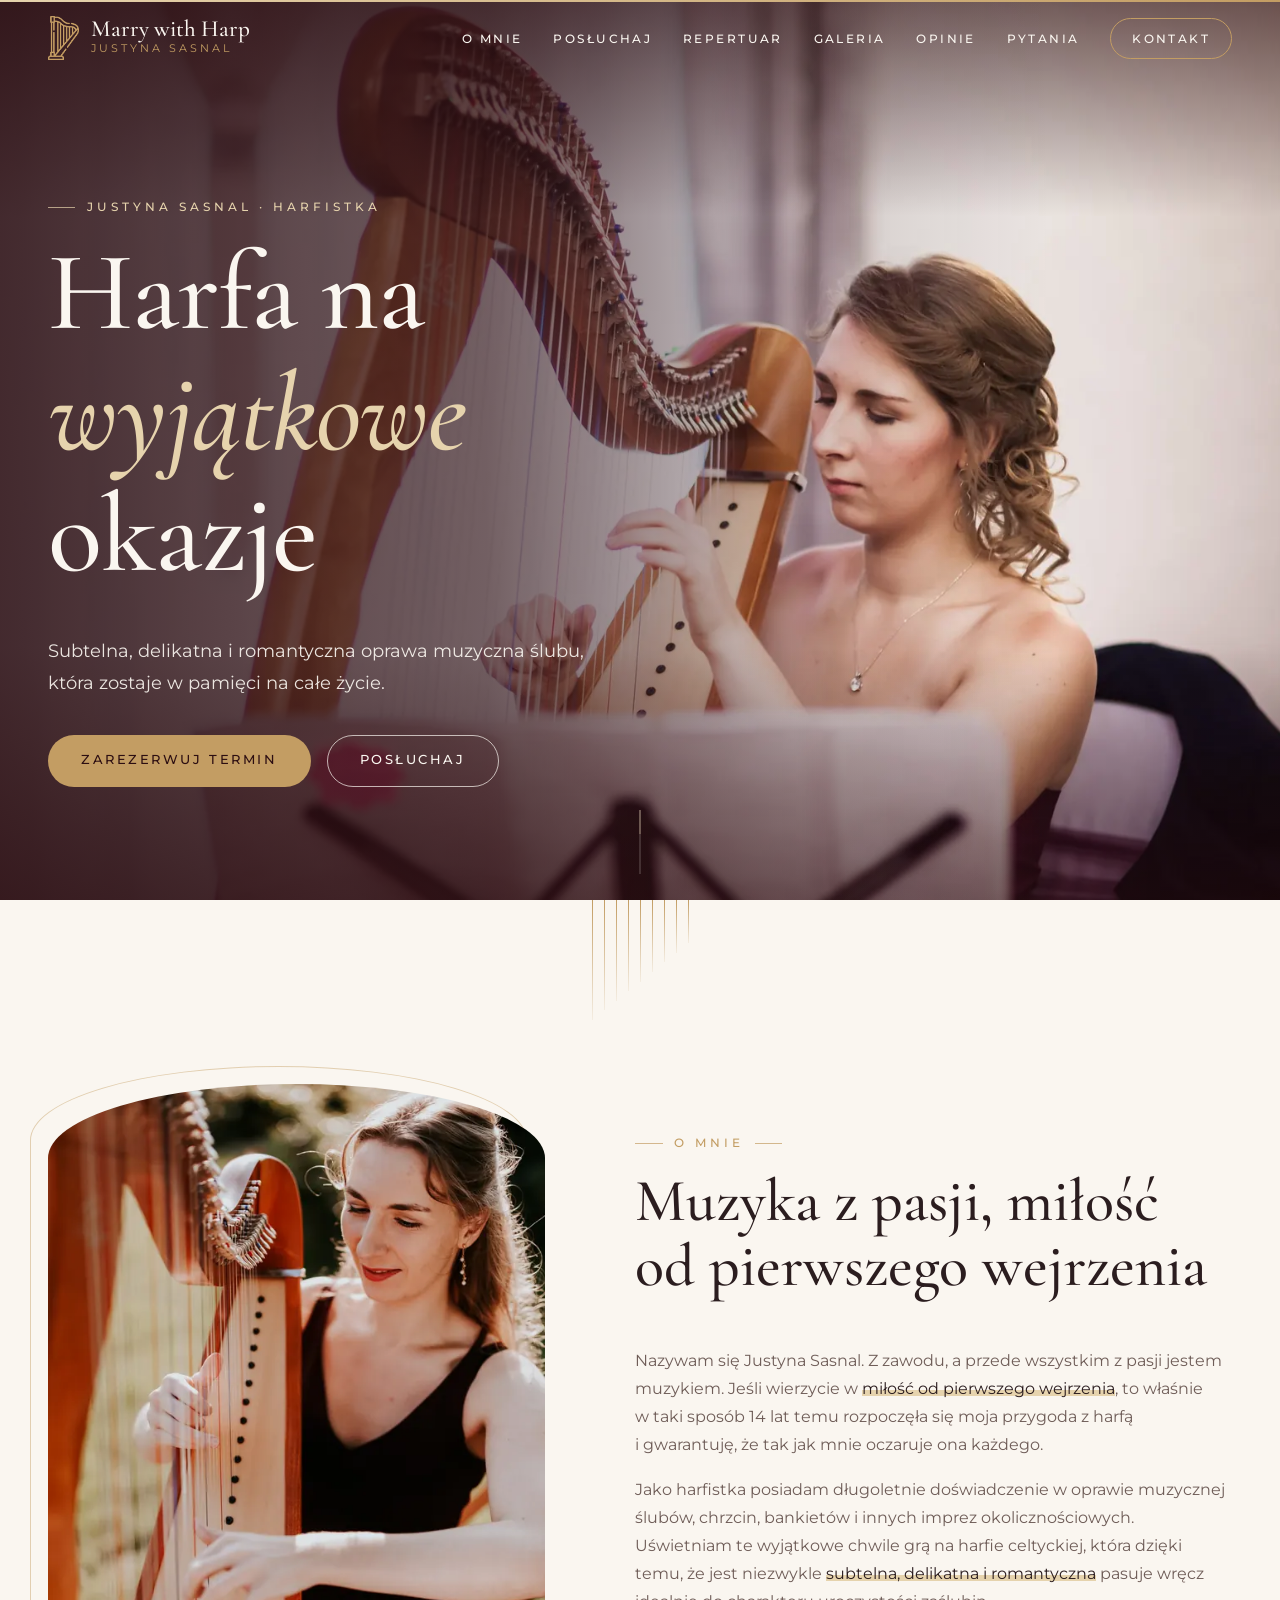
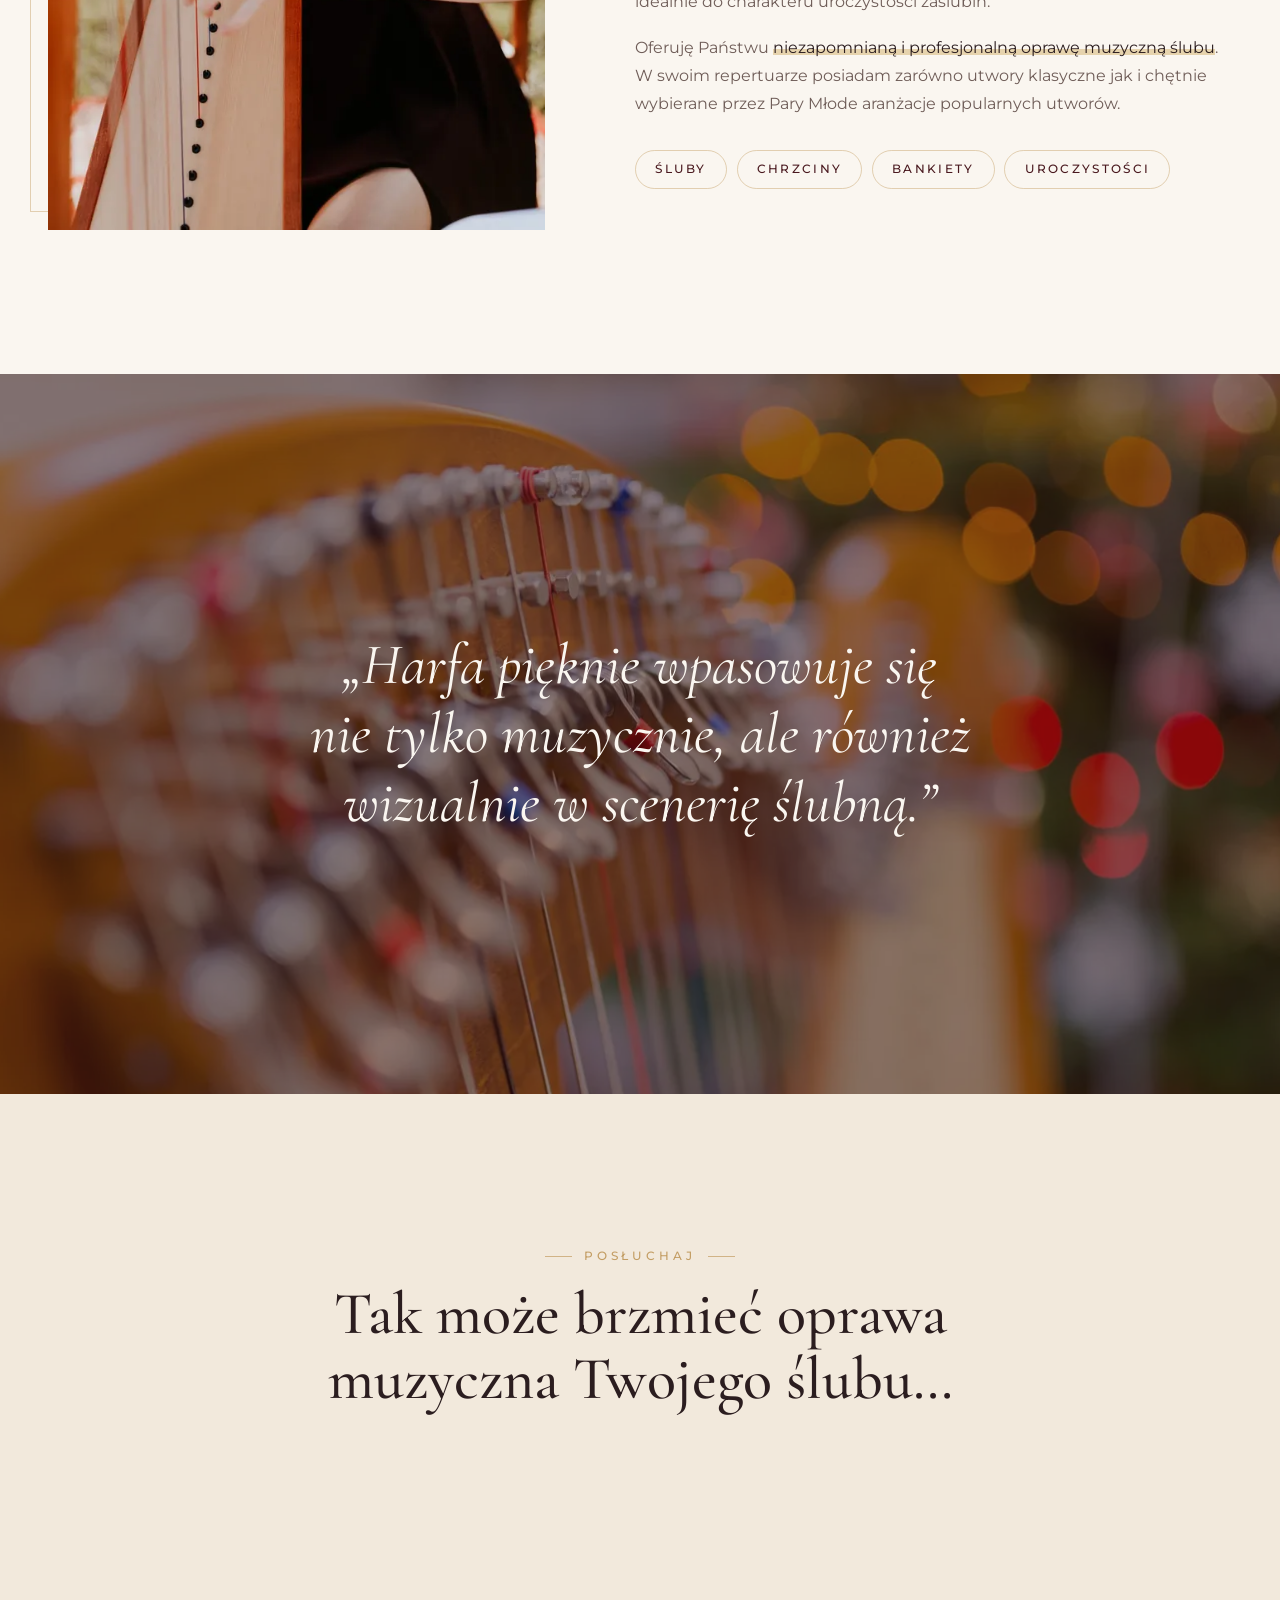
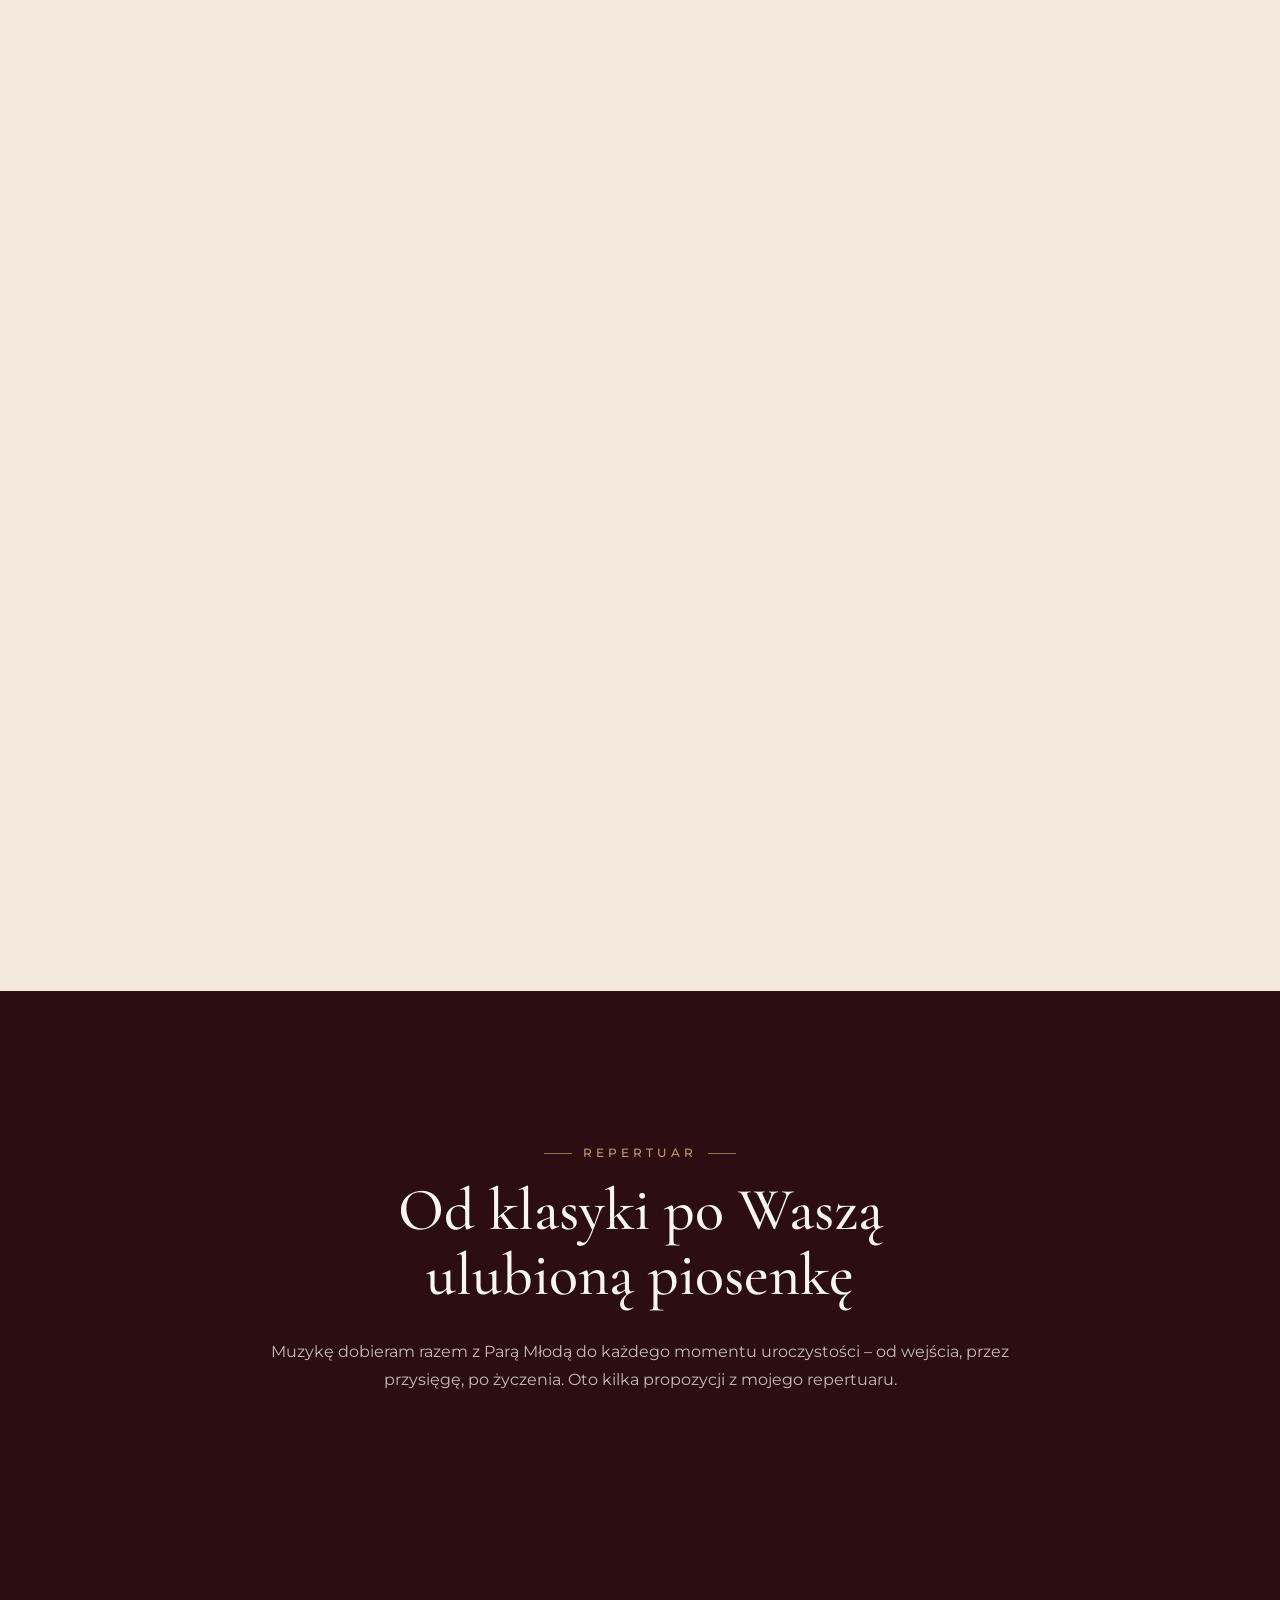
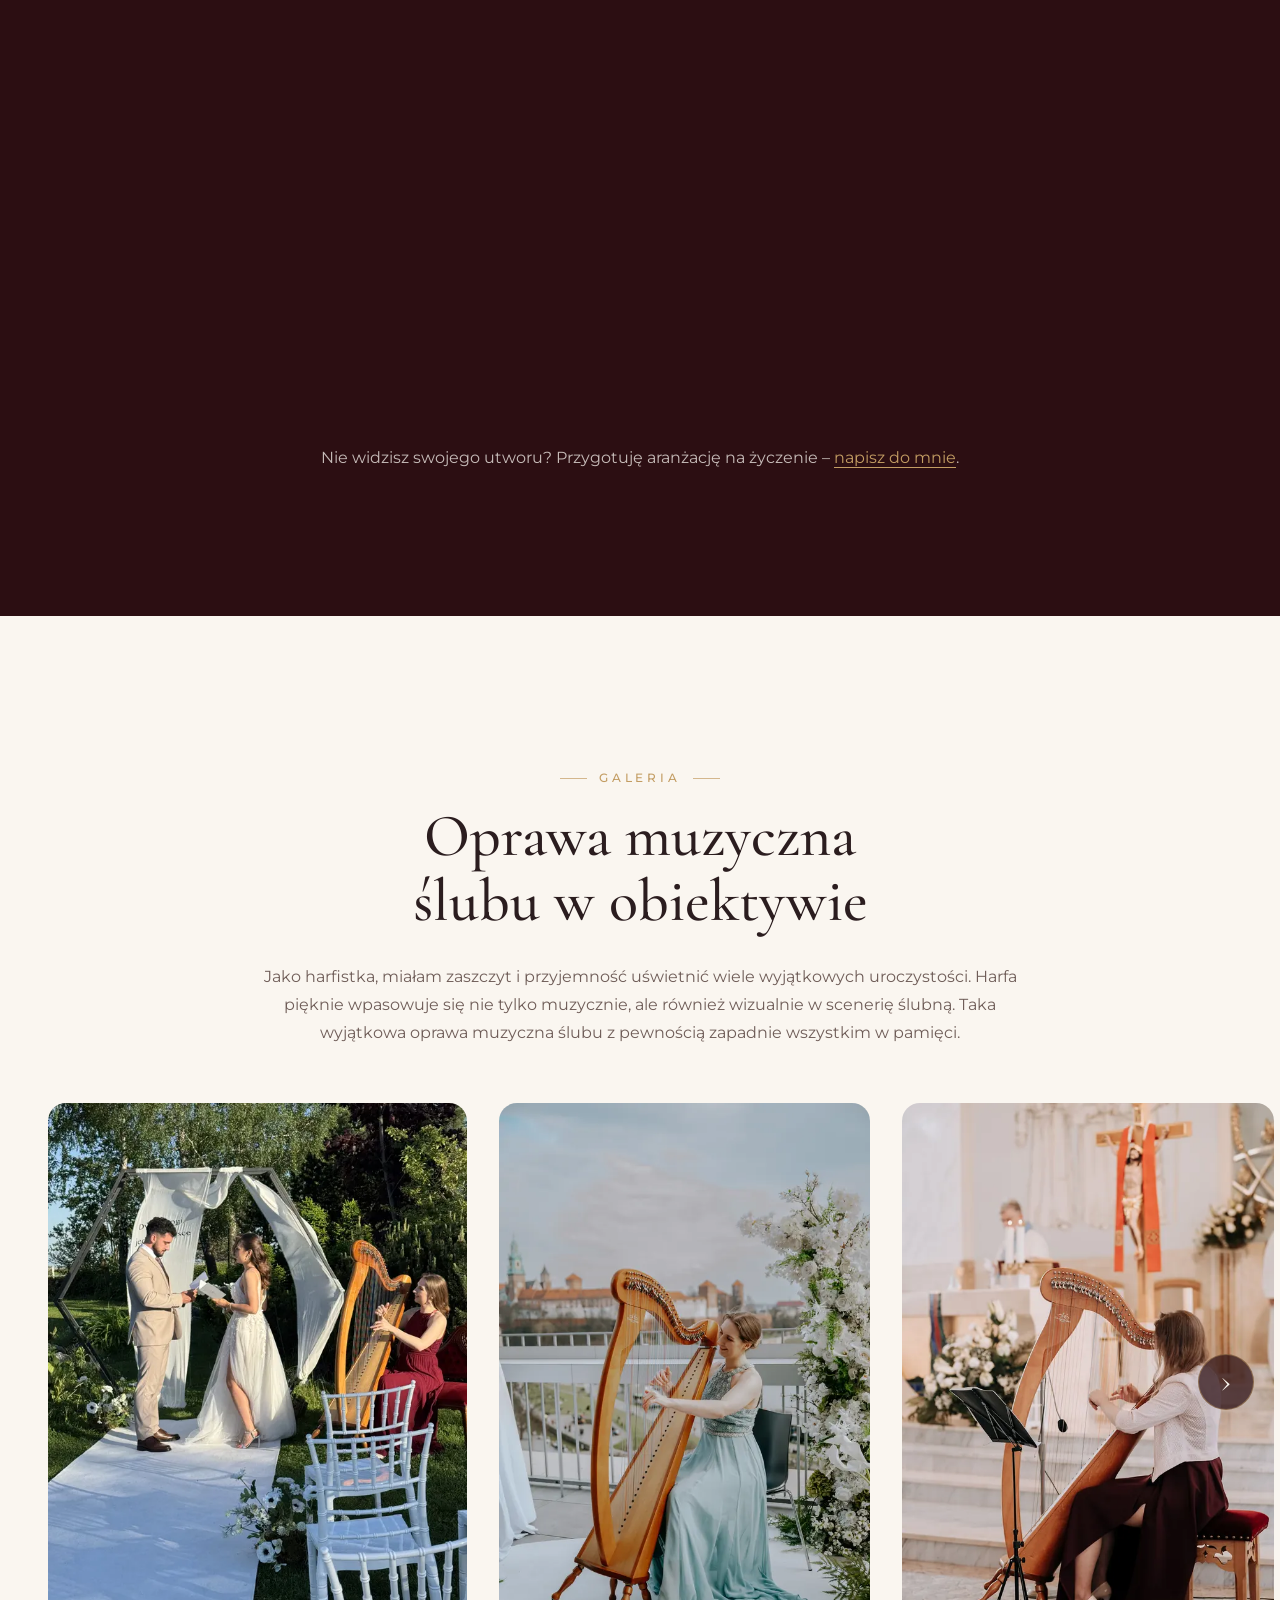
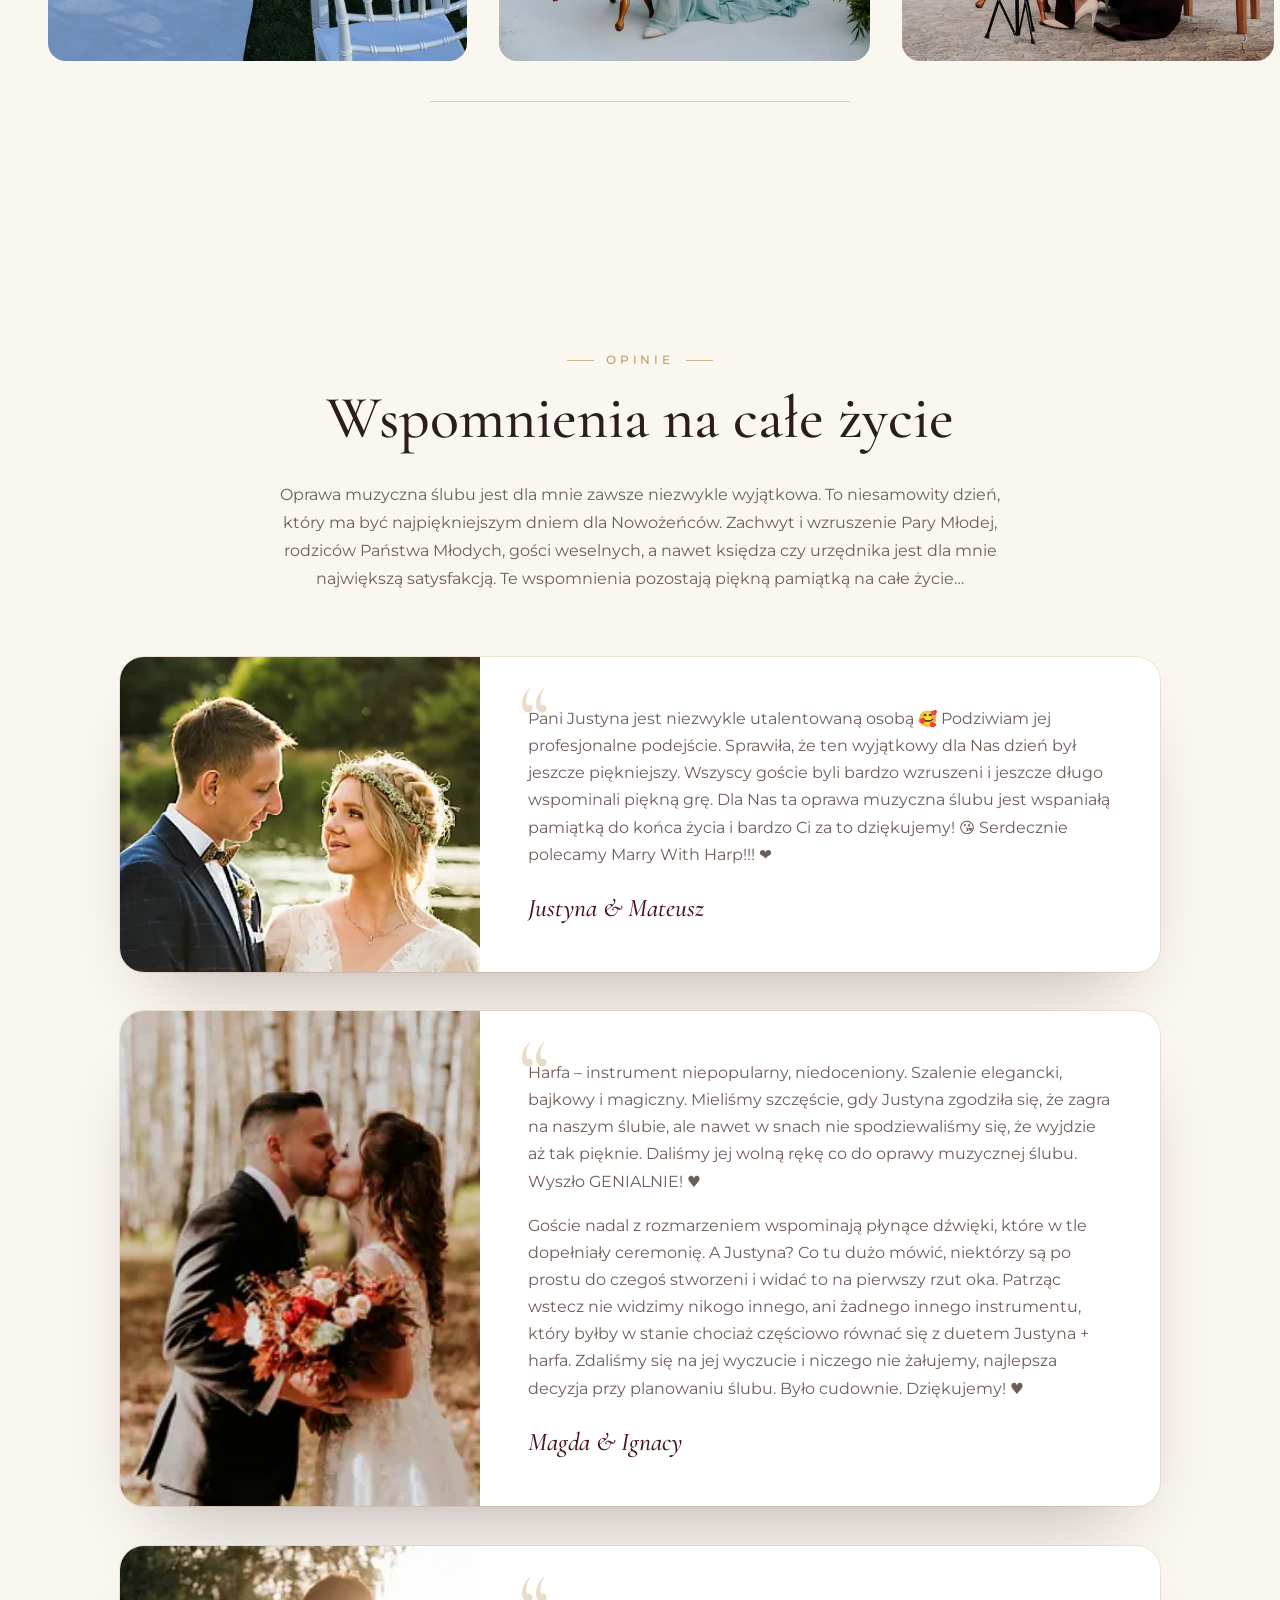
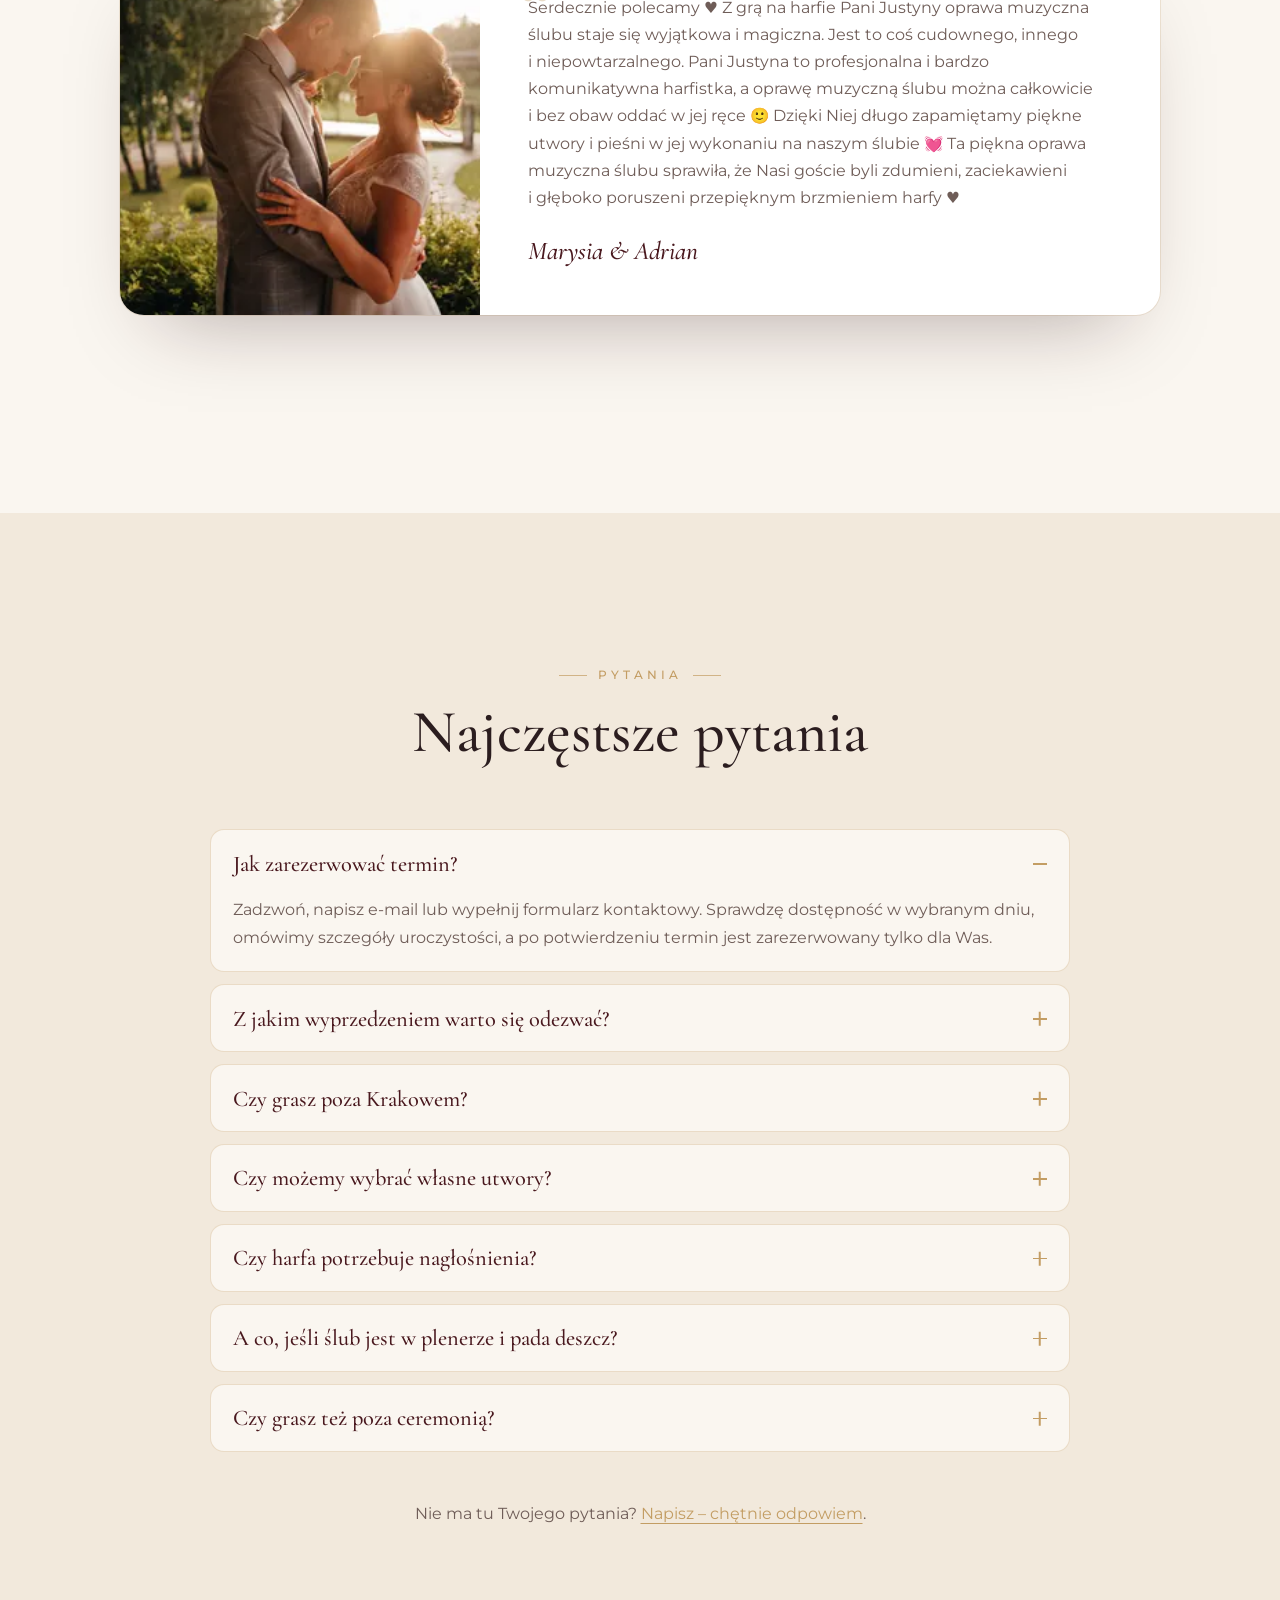
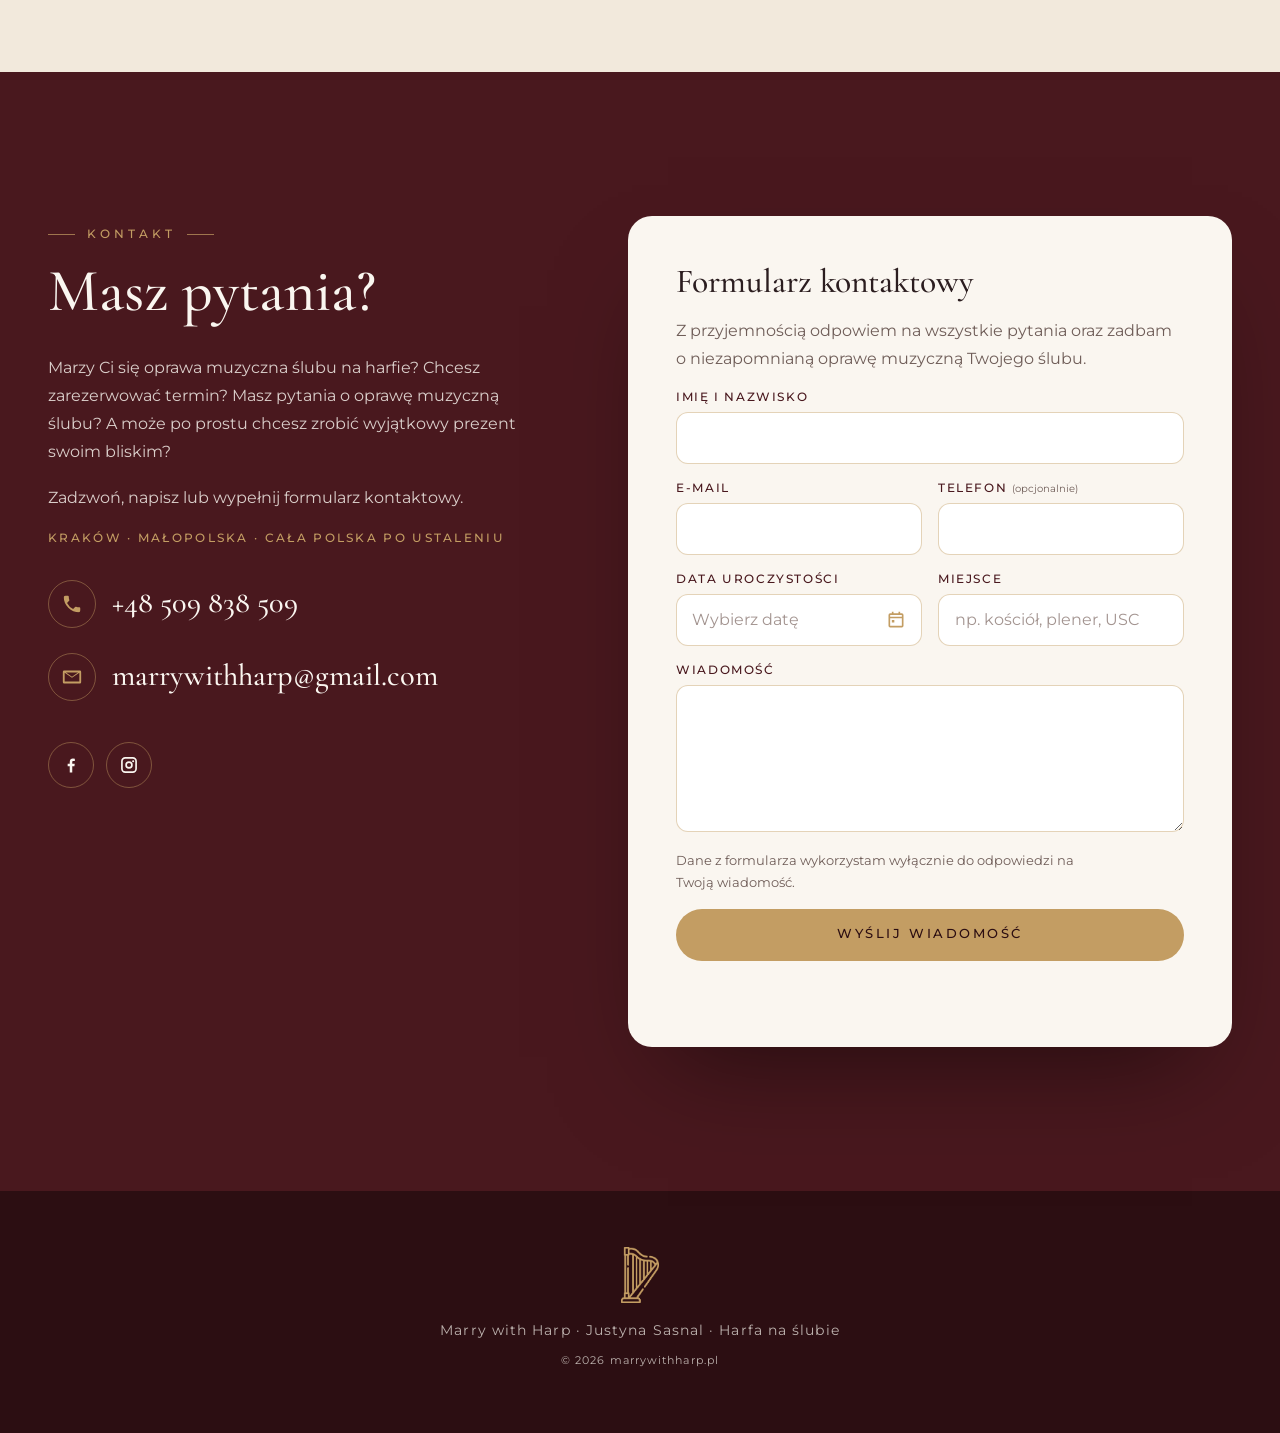
<file: index.html>
<!doctype html>
<html lang="pl">
<head>
  <meta charset="utf-8">
  <meta name="viewport" content="width=device-width, initial-scale=1">
  <title>Oprawa muzyczna ślubu Kraków – Harfa na ślubie – Justyna Sasnal</title>
  <meta name="description" content="Harfa na ślubie to wyjątkowa i niezapomniana oprawa muzyczna ślubu, która zauroczy wszystkich gości i pozostanie piękną pamiątką na całe życie.">
  <link rel="canonical" href="https://marrywithharp.pl/">
  <meta name="theme-color" content="#49181e">

  <meta property="og:type" content="website">
  <meta property="og:locale" content="pl_PL">
  <meta property="og:site_name" content="Harfa na ślubie">
  <meta property="og:title" content="Oprawa muzyczna ślubu Kraków – Harfa na ślubie – Justyna Sasnal">
  <meta property="og:description" content="Harfa na ślubie to wyjątkowa i niezapomniana oprawa muzyczna ślubu, która zauroczy wszystkich gości i pozostanie piękną pamiątką na całe życie.">
  <meta property="og:url" content="https://marrywithharp.pl/">
  <meta property="og:image" content="https://marrywithharp.pl/assets/img/og-image.jpg">
  <meta property="og:image:width" content="1200">
  <meta property="og:image:height" content="630">
  <meta name="twitter:card" content="summary_large_image">

  <link rel="icon" href="assets/img/icon-32.png" sizes="32x32">
  <link rel="icon" href="assets/img/icon-192.png" sizes="192x192">
  <link rel="apple-touch-icon" href="assets/img/icon-180.png">

  <link rel="preload" href="assets/fonts/cormorant-latin.woff2" as="font" type="font/woff2" crossorigin>
  <link rel="preload" href="assets/fonts/montserrat-latin.woff2" as="font" type="font/woff2" crossorigin>
  <link rel="preload" as="image" href="assets/img/harfistka-ceremonia-1600.webp" media="(min-aspect-ratio: 3/4)"
        imagesrcset="assets/img/harfistka-ceremonia-1100.webp 1100w, assets/img/harfistka-ceremonia-1600.webp 1600w, assets/img/harfistka-ceremonia-2400.webp 2400w"
        imagesizes="100vw">
  <link rel="preload" as="image" href="assets/img/hero-mobile-800.webp" media="(max-aspect-ratio: 3/4)"
        imagesrcset="assets/img/hero-mobile-800.webp 800w, assets/img/hero-mobile-1200.webp 1200w"
        imagesizes="100vw">
  <script>document.documentElement.style.setProperty("--app-h", innerHeight + "px");</script>
  <link rel="stylesheet" href="assets/css/style.css">
  <script src="assets/js/main.js" defer></script>

  <script type="application/ld+json">
  {
    "@context": "https://schema.org",
    "@type": "EntertainmentBusiness",
    "name": "Marry with Harp – Justyna Sasnal",
    "alternateName": "Harfa na ślubie",
    "description": "Oprawa muzyczna ślubów, chrzcin, bankietów i uroczystości okolicznościowych na harfie celtyckiej.",
    "url": "https://marrywithharp.pl/",
    "image": "https://marrywithharp.pl/assets/img/og-image.jpg",
    "logo": "https://marrywithharp.pl/assets/img/icon-512.png",
    "telephone": "+48509838509",
    "email": "marrywithharp@gmail.com",
    "areaServed": ["Kraków", "województwo małopolskie", "Polska"],
    "founder": { "@type": "Person", "name": "Justyna Sasnal", "jobTitle": "Harfistka" },
    "sameAs": [
      "https://www.facebook.com/justyna.sasnal/",
      "https://www.instagram.com/marrywithharp/"
    ]
  }
  </script>
</head>
<body>
  <a class="skip-link" href="#o-mnie">Przejdź do treści</a>
  <div class="scroll-progress" aria-hidden="true"></div>

  <header class="site-header">
    <a class="brand" href="#top" aria-label="Marry with Harp – strona główna">
      <img src="assets/img/logo-harfa.png" width="111" height="160" alt="">
      <span class="brand__text">
        <span class="brand__name">Marry with Harp</span>
        <span class="brand__sub">Justyna Sasnal</span>
      </span>
    </a>

    <button class="nav-toggle" type="button" popovertarget="site-nav" aria-label="Menu">
      <span></span><span></span><span></span>
    </button>

    <nav id="site-nav" class="site-nav" popover aria-label="Główna nawigacja">
      <button class="nav-close" type="button" popovertarget="site-nav" popovertargetaction="hide" aria-label="Zamknij menu">×</button>
      <ul>
        <li><a href="#o-mnie">O mnie</a></li>
        <li><a href="#posluchaj">Posłuchaj</a></li>
        <li><a href="#repertuar">Repertuar</a></li>
        <li><a href="#galeria">Galeria</a></li>
        <li><a href="#opinie">Opinie</a></li>
        <li><a href="#pytania">Pytania</a></li>
        <li><a class="nav-cta" href="#kontakt">Kontakt</a></li>
      </ul>
    </nav>
  </header>

  <main id="top">
    <!-- HERO -->
    <section class="hero" aria-labelledby="hero-title">
      <picture class="hero__media">
        <source media="(max-aspect-ratio: 3/4)" width="1200" height="1800"
                srcset="assets/img/hero-mobile-800.webp 800w, assets/img/hero-mobile-1200.webp 1200w" sizes="100vw">
        <img src="assets/img/harfistka-ceremonia-1600.webp"
             srcset="assets/img/harfistka-ceremonia-1100.webp 1100w, assets/img/harfistka-ceremonia-1600.webp 1600w, assets/img/harfistka-ceremonia-2400.webp 2400w"
             sizes="100vw" width="2400" height="1600" alt="Justyna Sasnal gra na harfie podczas ceremonii ślubnej" fetchpriority="high">
      </picture>
      <div class="hero__content">
        <p class="eyebrow">Justyna Sasnal · harfistka</p>
        <h1 id="hero-title">Harfa na <em>wyjątkowe</em> okazje</h1>
        <p class="hero__lead">Subtelna, delikatna i romantyczna oprawa muzyczna ślubu, która zostaje w pamięci na całe życie.</p>
        <div class="hero__actions">
          <a class="btn btn--gold" href="#kontakt">Zarezerwuj termin</a>
          <a class="btn btn--ghost" href="#posluchaj">Posłuchaj</a>
        </div>
      </div>
      <a class="hero__scroll" href="#o-mnie" aria-label="Przewiń do sekcji O mnie"><span></span></a>
    </section>

    <!-- O MNIE -->
    <section id="o-mnie" class="section about" aria-labelledby="about-title">
      <div class="strings" aria-hidden="true">
        <span></span><span></span><span></span><span></span><span></span><span></span><span></span><span></span><span></span>
      </div>
      <div class="container about__grid">
        <div class="about__media">
          <figure class="about__photo">
            <img src="assets/img/justyna-harfa-plener-1000.webp"
                 srcset="assets/img/justyna-harfa-plener-600.webp 600w, assets/img/justyna-harfa-plener-1000.webp 1000w, assets/img/justyna-harfa-plener-1500.webp 1500w"
                 sizes="(min-width: 900px) 40vw, 90vw" width="1000" height="1500" loading="lazy"
                 alt="Justyna Sasnal z harfą celtycką w plenerze">
          </figure>
        </div>
        <div class="about__text">
          <p class="eyebrow reveal">O mnie</p>
          <h2 id="about-title" class="reveal">Muzyka z&nbsp;pasji, miłość od pierwszego wejrzenia</h2>
          <p class="reveal">Nazywam się Justyna Sasnal. Z zawodu, a przede wszystkim z pasji jestem muzykiem. Jeśli wierzycie w <span class="ink">miłość od pierwszego wejrzenia</span>, to właśnie w taki sposób 14 lat temu rozpoczęła się moja przygoda z harfą i gwarantuję, że tak jak mnie oczaruje ona każdego.</p>
          <p class="reveal">Jako harfistka posiadam długoletnie doświadczenie w oprawie muzycznej ślubów, chrzcin, bankietów i innych imprez okolicznościowych. Uświetniam te wyjątkowe chwile grą na harfie celtyckiej, która dzięki temu, że jest niezwykle <span class="ink">subtelna, delikatna i romantyczna</span> pasuje wręcz idealnie do charakteru uroczystości zaślubin.</p>
          <p class="reveal">Oferuję Państwu <span class="ink">niezapomnianą i profesjonalną oprawę muzyczną ślubu</span>. W swoim repertuarze posiadam zarówno utwory klasyczne jak i chętnie wybierane przez Pary Młode aranżacje popularnych utworów.</p>
          <ul class="occasions" aria-label="Okazje">
            <li>Śluby</li><li>Chrzciny</li><li>Bankiety</li><li>Uroczystości</li>
          </ul>
        </div>
      </div>
    </section>

    <!-- PARALLAX BAND -->
    <section class="band" aria-label="Cytat">
      <div class="band__media">
        <img src="assets/img/harfa-struny-1400.webp"
             srcset="assets/img/harfa-struny-800.webp 800w, assets/img/harfa-struny-1400.webp 1400w, assets/img/harfa-struny-2200.webp 2200w"
             sizes="100vw" width="2200" height="1469" loading="lazy" alt="">
      </div>
      <blockquote class="band__quote">
        <p>„Harfa pięknie wpasowuje się nie tylko muzycznie, ale również wizualnie w&nbsp;scenerię ślubną.”</p>
      </blockquote>
    </section>

    <!-- POSŁUCHAJ -->
    <section id="posluchaj" class="section listen" aria-labelledby="listen-title">
      <div class="container">
        <header class="section-head">
          <p class="eyebrow reveal">Posłuchaj</p>
          <h2 id="listen-title" class="reveal">Tak może brzmieć oprawa muzyczna Twojego ślubu…</h2>
        </header>
        <div class="videos">
          <figure class="video-card">
            <video controls preload="none" playsinline poster="assets/img/poster-wejscie-pary-mlodej.webp" width="720" height="1280">
              <source src="assets/video/wejscie-pary-mlodej.mp4" type="video/mp4">
            </video>
            <!-- TREŚĆ DO WERYFIKACJI: tytuły czterech nowych filmów są tymczasowe -->
            <figcaption>A Thousand Years <span>Ch. Perri · wejście Pary Młodej</span></figcaption>
          </figure>
          <figure class="video-card">
            <video controls preload="none" playsinline poster="assets/img/poster-canon-in-d.webp" width="720" height="1080">
              <source src="assets/video/canon-in-d-pachelbel.mp4" type="video/mp4">
            </video>
            <figcaption>Canon in D <span>J. Pachelbel</span></figcaption>
          </figure>
          <figure class="video-card">
            <video controls preload="none" playsinline poster="assets/img/poster-taras-zachod-slonca.webp" width="720" height="1280">
              <source src="assets/video/taras-zachod-slonca.mp4" type="video/mp4">
            </video>
            <figcaption>River Flows in You <span>Yiruma</span></figcaption>
          </figure>
          <figure class="video-card">
            <video controls preload="none" playsinline poster="assets/img/poster-every-breath-540.webp" width="720" height="1280">
              <source src="assets/video/every-breath-you-take.mp4" type="video/mp4">
            </video>
            <figcaption>Every Breath You Take <span>The Police</span></figcaption>
          </figure>
          <figure class="video-card">
            <video controls preload="none" playsinline poster="assets/img/poster-ceremonia-kosciol.webp" width="720" height="1280">
              <source src="assets/video/ceremonia-kosciol.mp4" type="video/mp4">
            </video>
            <figcaption>Ave Maria <span>F. Schubert</span></figcaption>
          </figure>
          <figure class="video-card">
            <video controls preload="none" playsinline poster="assets/img/poster-nightingale.webp" width="720" height="1080">
              <source src="assets/video/the-nightingale.mp4" type="video/mp4">
            </video>
            <figcaption>The Nightingale <span>D. Henson-Conant</span></figcaption>
          </figure>
          <figure class="video-card">
            <video controls preload="none" playsinline poster="assets/img/poster-ceremonia-ogrod.webp" width="720" height="1280">
              <source src="assets/video/ceremonia-ogrod.mp4" type="video/mp4">
            </video>
            <figcaption>Perfect <span>Ed Sheeran</span></figcaption>
          </figure>
          <figure class="video-card">
            <video controls preload="none" playsinline poster="assets/img/poster-ceremonia-341.webp" width="720" height="1280">
              <source src="assets/video/ceremonia-plener.mp4" type="video/mp4">
            </video>
            <figcaption>Ceremonia w plenerze</figcaption>
          </figure>
        </div>
      </div>
    </section>

    <!-- REPERTUAR (TREŚĆ DO WERYFIKACJI: lista przykładowa) -->
    <section id="repertuar" class="section repertoire" aria-labelledby="repertoire-title">
      <div class="container">
        <header class="section-head">
          <p class="eyebrow reveal">Repertuar</p>
          <h2 id="repertoire-title" class="reveal">Od klasyki po Waszą ulubioną piosenkę</h2>
          <p class="reveal">Muzykę dobieram razem z Parą Młodą do każdego momentu uroczystości – od wejścia, przez przysięgę, po życzenia. Oto kilka propozycji z mojego repertuaru.</p>
        </header>
        <div class="rep-grid">
          <article class="rep-card">
            <span class="rep-card__num" aria-hidden="true">01</span>
            <h3>Klasyka</h3>
            <ul>
              <li>Canon in D <span>J. Pachelbel</span></li>
              <li>Ave Maria <span>F. Schubert</span></li>
              <li>Air na strunie G <span>J.S. Bach</span></li>
              <li>Arioso <span>J.S. Bach</span></li>
              <li>Marsz weselny <span>F. Mendelssohn</span></li>
              <li>Clair de lune <span>C. Debussy</span></li>
            </ul>
          </article>
          <article class="rep-card">
            <span class="rep-card__num" aria-hidden="true">02</span>
            <h3>Muzyka popularna i filmowa</h3>
            <ul>
              <li>Every Breath You Take <span>The Police</span></li>
              <li>A Thousand Years <span>Ch. Perri</span></li>
              <li>Perfect <span>Ed Sheeran</span></li>
              <li>Can't Help Falling in Love <span>E. Presley</span></li>
              <li>River Flows in You <span>Yiruma</span></li>
              <li>Hallelujah <span>L. Cohen</span></li>
            </ul>
          </article>
          <article class="rep-card">
            <span class="rep-card__num" aria-hidden="true">03</span>
            <h3>Muzyka celtycka</h3>
            <ul>
              <li>The Nightingale <span>D. Henson-Conant</span></li>
              <li>Sí Bheag, Sí Mhór <span>T. O'Carolan</span></li>
              <li>Eleanor Plunkett <span>T. O'Carolan</span></li>
              <li>Greensleeves <span>tradycyjna</span></li>
              <li>Scarborough Fair <span>tradycyjna</span></li>
            </ul>
          </article>
          <article class="rep-card">
            <span class="rep-card__num" aria-hidden="true">04</span>
            <h3>Pieśni kościelne</h3>
            <ul>
              <li>Pobłogosław, Jezu drogi</li>
              <li>Gdzie miłość wzajemna i dobroć</li>
              <li>Abba Ojcze</li>
              <li>Panie, dobry jak chleb</li>
              <li>Barka</li>
            </ul>
          </article>
        </div>
        <p class="swipe-hint">
          <span class="hint-arrow" aria-hidden="true"></span>
          <span>Przesuń w bok, aby zobaczyć więcej utworów</span>
        </p>
        <p class="rep-note reveal">Nie widzisz swojego utworu? Przygotuję aranżację na życzenie – <a href="#kontakt">napisz do mnie</a>.</p>
      </div>
    </section>

    <!-- GALERIA -->
    <section id="galeria" class="gallery" aria-labelledby="gallery-title">
      <header class="section-head container">
        <p class="eyebrow reveal">Galeria</p>
        <h2 id="gallery-title" class="reveal">Oprawa muzyczna ślubu w obiektywie</h2>
        <p class="reveal">Jako harfistka, miałam zaszczyt i przyjemność uświetnić wiele wyjątkowych uroczystości. Harfa pięknie wpasowuje się nie tylko muzycznie, ale również wizualnie w scenerię ślubną. Taka wyjątkowa oprawa muzyczna ślubu z pewnością zapadnie wszystkim w pamięci.</p>
      </header>
      <div class="gallery__stage">
        <div class="gallery__viewport">
          <ul class="gallery__track">
            <li><a href="assets/img/ceremonia-plenerowa-para-1100.webp"><img src="assets/img/ceremonia-plenerowa-para-600.webp" srcset="assets/img/ceremonia-plenerowa-para-600.webp 600w, assets/img/ceremonia-plenerowa-para-1100.webp 1100w" sizes="50vh" width="600" height="800" loading="lazy" alt="Para Młoda składa przysięgę, obok harfistka podczas ceremonii w plenerze"></a></li>
            <li><a href="assets/img/harfa-taras-wawel-1100.webp"><img src="assets/img/harfa-taras-wawel-600.webp" srcset="assets/img/harfa-taras-wawel-600.webp 600w, assets/img/harfa-taras-wawel-1100.webp 1100w" sizes="42vh" width="600" height="901" loading="lazy" alt="Harfistka na tarasie z widokiem na Wawel"></a></li>
            <li><a href="assets/img/slub-kosciol-harfa-1000.webp"><img src="assets/img/slub-kosciol-harfa-600.webp" srcset="assets/img/slub-kosciol-harfa-600.webp 600w, assets/img/slub-kosciol-harfa-1000.webp 1000w" sizes="42vh" width="600" height="901" loading="lazy" alt="Harfa przy ołtarzu podczas ślubu w kościele"></a></li>
            <li><a href="assets/img/harfistka-usmiech-1100.webp"><img src="assets/img/harfistka-usmiech-600.webp" srcset="assets/img/harfistka-usmiech-600.webp 600w, assets/img/harfistka-usmiech-1100.webp 1100w" sizes="42vh" width="600" height="900" loading="lazy" alt="Uśmiechnięta harfistka grająca na sali weselnej"></a></li>
            <li><a href="assets/img/ceremonia-kosciol-1600.webp"><img src="assets/img/ceremonia-kosciol-600.webp" srcset="assets/img/ceremonia-kosciol-600.webp 600w, assets/img/ceremonia-kosciol-1100.webp 1100w, assets/img/ceremonia-kosciol-1600.webp 1600w" sizes="95vh" width="1100" height="732" loading="lazy" alt="Para Młoda i goście podczas ceremonii z harfą w tle"></a></li>
            <li><a href="assets/img/harfistka-ogrod-biel-1100.webp"><img src="assets/img/harfistka-ogrod-biel-600.webp" srcset="assets/img/harfistka-ogrod-biel-600.webp 600w, assets/img/harfistka-ogrod-biel-1100.webp 1100w" sizes="42vh" width="600" height="900" loading="lazy" alt="Harfistka w białej sukni gra w ogrodzie"></a></li>
            <li><a href="assets/img/slub-plenerowy-ogrod-1100.webp"><img src="assets/img/slub-plenerowy-ogrod-600.webp" srcset="assets/img/slub-plenerowy-ogrod-600.webp 600w, assets/img/slub-plenerowy-ogrod-1100.webp 1100w" sizes="50vh" width="600" height="799" loading="lazy" alt="Harfistka na ślubie plenerowym w ogrodzie"></a></li>
            <li><a href="assets/img/dekoracje-sala-harfa-1100.webp"><img src="assets/img/dekoracje-sala-harfa-600.webp" srcset="assets/img/dekoracje-sala-harfa-600.webp 600w, assets/img/dekoracje-sala-harfa-1100.webp 1100w" sizes="42vh" width="600" height="900" loading="lazy" alt="Kwiatowe dekoracje stołu weselnego z harfą w tle"></a></li>
            <li><a href="assets/img/harfistka-ceremonia-1600.webp"><img src="assets/img/harfistka-ceremonia-600.webp" srcset="assets/img/harfistka-ceremonia-600.webp 600w, assets/img/harfistka-ceremonia-1100.webp 1100w, assets/img/harfistka-ceremonia-1600.webp 1600w" sizes="95vh" width="1100" height="733" loading="lazy" alt="Justyna Sasnal gra na harfie podczas ceremonii"></a></li>
            <li><a href="assets/img/harfa-love-1100.webp"><img src="assets/img/harfa-love-600.webp" srcset="assets/img/harfa-love-600.webp 600w, assets/img/harfa-love-1100.webp 1100w" sizes="50vh" width="600" height="800" loading="lazy" alt="Harfistka przy dekoracji z napisem LOVE"></a></li>
            <li><a href="assets/img/slub-plenerowy-dwor-1100.webp"><img src="assets/img/slub-plenerowy-dwor-600.webp" srcset="assets/img/slub-plenerowy-dwor-600.webp 600w, assets/img/slub-plenerowy-dwor-1100.webp 1100w" sizes="52vh" width="600" height="750" loading="lazy" alt="Harfa przed dworem przygotowana do ślubu plenerowego"></a></li>
            <li><a href="assets/img/harfistka-sala-weselna-1100.webp"><img src="assets/img/harfistka-sala-weselna-600.webp" srcset="assets/img/harfistka-sala-weselna-600.webp 600w, assets/img/harfistka-sala-weselna-1100.webp 1100w" sizes="42vh" width="600" height="901" loading="lazy" alt="Harfistka w różowej sukni na tle kwiatowych dekoracji"></a></li>
            <li><a href="assets/img/slub-cywilny-palac-1600.webp"><img src="assets/img/slub-cywilny-palac-600.webp" srcset="assets/img/slub-cywilny-palac-600.webp 600w, assets/img/slub-cywilny-palac-1100.webp 1100w, assets/img/slub-cywilny-palac-1600.webp 1600w" sizes="85vh" width="1100" height="826" loading="lazy" alt="Harfistka w sali ślubów w pałacu"></a></li>
            <li><a href="assets/img/harfa-swieta-2200.webp"><img src="assets/img/harfa-swieta-800.webp" srcset="assets/img/harfa-swieta-800.webp 800w, assets/img/harfa-swieta-1400.webp 1400w" sizes="82vh" width="800" height="612" loading="lazy" alt="Harfistka przy harfie w świątecznej scenerii"></a></li>
          </ul>
          <button class="gallery__arrow gallery__arrow--prev" type="button" aria-label="Poprzednie zdjęcia" hidden>‹</button>
          <button class="gallery__arrow gallery__arrow--next" type="button" aria-label="Następne zdjęcia" hidden>›</button>
        </div>
        <div class="gallery__progress" aria-hidden="true"><span></span></div>
        <p class="swipe-hint">
          <span class="hint-arrow" aria-hidden="true"></span>
          <span>Przesuń w bok, aby zobaczyć więcej zdjęć</span>
        </p>
      </div>
    </section>

    <!-- OPINIE -->
    <section id="opinie" class="section reviews" aria-labelledby="reviews-title">
      <div class="container">
        <header class="section-head">
          <p class="eyebrow reveal">Opinie</p>
          <h2 id="reviews-title" class="reveal">Wspomnienia na całe życie</h2>
          <p class="reveal">Oprawa muzyczna ślubu jest dla mnie zawsze niezwykle wyjątkowa. To niesamowity dzień, który ma być najpiękniejszym dniem dla Nowożeńców. Zachwyt i wzruszenie Pary Młodej, rodziców Państwa Młodych, gości weselnych, a nawet księdza czy urzędnika jest dla mnie największą satysfakcją. Te wspomnienia pozostają piękną pamiątką na całe życie…</p>
        </header>

        <div class="review-stack">
          <article class="review">
            <img src="assets/img/para-justyna-mateusz-396.webp" width="396" height="285" loading="lazy" alt="Justyna i Mateusz">
            <div class="review__body">
              <blockquote>
                <p>Pani Justyna jest niezwykle utalentowaną osobą 🥰 Podziwiam jej profesjonalne podejście. Sprawiła, że ten wyjątkowy dla Nas dzień był jeszcze piękniejszy. Wszyscy goście byli bardzo wzruszeni i jeszcze długo wspominali piękną grę. Dla Nas ta oprawa muzyczna ślubu jest wspaniałą pamiątką do końca życia i bardzo Ci za to dziękujemy! 😘 Serdecznie polecamy Marry With Harp!!! ❤️</p>
              </blockquote>
              <p class="review__author">Justyna &amp; Mateusz</p>
            </div>
          </article>
          <article class="review">
            <img src="assets/img/para-magda-ignacy-800.webp" srcset="assets/img/para-magda-ignacy-400.webp 400w, assets/img/para-magda-ignacy-800.webp 800w" sizes="(min-width: 900px) 360px, 90vw" width="800" height="533" loading="lazy" alt="Magda i Ignacy">
            <div class="review__body">
              <blockquote>
                <p>Harfa – instrument niepopularny, niedoceniony. Szalenie elegancki, bajkowy i magiczny. Mieliśmy szczęście, gdy Justyna zgodziła się, że zagra na naszym ślubie, ale nawet w snach nie spodziewaliśmy się, że wyjdzie aż tak pięknie. Daliśmy jej wolną rękę co do oprawy muzycznej ślubu. Wyszło GENIALNIE! ♥️</p>
                <p>Goście nadal z rozmarzeniem wspominają płynące dźwięki, które w tle dopełniały ceremonię. A Justyna? Co tu dużo mówić, niektórzy są po prostu do czegoś stworzeni i widać to na pierwszy rzut oka. Patrząc wstecz nie widzimy nikogo innego, ani żadnego innego instrumentu, który byłby w stanie chociaż częściowo równać się z duetem Justyna + harfa. Zdaliśmy się na jej wyczucie i niczego nie żałujemy, najlepsza decyzja przy planowaniu ślubu. Było cudownie. Dziękujemy! ♥️</p>
              </blockquote>
              <p class="review__author">Magda &amp; Ignacy</p>
            </div>
          </article>
          <article class="review">
            <img src="assets/img/para-marysia-adrian-800.webp" srcset="assets/img/para-marysia-adrian-400.webp 400w, assets/img/para-marysia-adrian-800.webp 800w" sizes="(min-width: 900px) 360px, 90vw" width="800" height="533" loading="lazy" alt="Marysia i Adrian">
            <div class="review__body">
              <blockquote>
                <p>Serdecznie polecamy ♥️ Z grą na harfie Pani Justyny oprawa muzyczna ślubu staje się wyjątkowa i magiczna. Jest to coś cudownego, innego i niepowtarzalnego. Pani Justyna to profesjonalna i bardzo komunikatywna harfistka, a oprawę muzyczną ślubu można całkowicie i bez obaw oddać w jej ręce 🙂 Dzięki Niej długo zapamiętamy piękne utwory i pieśni w jej wykonaniu na naszym ślubie 💓 Ta piękna oprawa muzyczna ślubu sprawiła, że Nasi goście byli zdumieni, zaciekawieni i głęboko poruszeni przepięknym brzmieniem harfy ♥️</p>
              </blockquote>
              <p class="review__author">Marysia &amp; Adrian</p>
            </div>
          </article>
        </div>
      </div>
    </section>

    <!-- PYTANIA (TREŚĆ DO WERYFIKACJI: odpowiedzi przykładowe) -->
    <section id="pytania" class="section faq" aria-labelledby="faq-title">
      <div class="container faq__inner">
        <header class="section-head">
          <p class="eyebrow reveal">Pytania</p>
          <h2 id="faq-title" class="reveal">Najczęstsze pytania</h2>
        </header>
        <div class="faq-list">
          <details class="faq-item" name="faq" open>
            <summary>Jak zarezerwować termin?</summary>
            <div class="faq-item__body"><p>Zadzwoń, napisz e-mail lub wypełnij formularz kontaktowy. Sprawdzę dostępność w wybranym dniu, omówimy szczegóły uroczystości, a po potwierdzeniu termin jest zarezerwowany tylko dla Was.</p></div>
          </details>
          <details class="faq-item" name="faq">
            <summary>Z jakim wyprzedzeniem warto się odezwać?</summary>
            <div class="faq-item__body"><p>Najlepiej kilka miesięcy przed uroczystością – szczególnie w sezonie ślubnym (od maja do września), kiedy soboty szybko się zapełniają. Warto jednak zapytać także o bliższe terminy.</p></div>
          </details>
          <details class="faq-item" name="faq">
            <summary>Czy grasz poza Krakowem?</summary>
            <div class="faq-item__body"><p>Tak. Gram w Krakowie i całej Małopolsce, a po wcześniejszym ustaleniu również w innych miejscach w Polsce. Koszt dojazdu ustalamy indywidualnie.</p></div>
          </details>
          <details class="faq-item" name="faq">
            <summary>Czy możemy wybrać własne utwory?</summary>
            <div class="faq-item__body"><p>Oczywiście. Możecie wybrać utwory z mojego repertuaru albo poprosić o aranżację Waszej ulubionej piosenki. Chętnie doradzę, co sprawdzi się na wejście, podczas przysięgi, podpisywania dokumentów i na wyjście.</p></div>
          </details>
          <details class="faq-item" name="faq">
            <summary>Czy harfa potrzebuje nagłośnienia?</summary>
            <div class="faq-item__body"><p>Harfa celtycka jest instrumentem akustycznym – w kościele, sali ślubów czy kameralnym plenerze brzmi pięknie bez nagłośnienia. Przy dużej liczbie gości na otwartej przestrzeni warto pomyśleć o delikatnym nagłośnieniu.</p></div>
          </details>
          <details class="faq-item" name="faq">
            <summary>A co, jeśli ślub jest w plenerze i pada deszcz?</summary>
            <div class="faq-item__body"><p>Harfa nie może stać w deszczu ani w pełnym słońcu, dlatego na ślub plenerowy potrzebne jest zadaszone lub zacienione miejsce. Wszystko ustalamy wcześniej, razem z planem awaryjnym.</p></div>
          </details>
          <details class="faq-item" name="faq">
            <summary>Czy grasz też poza ceremonią?</summary>
            <div class="faq-item__body"><p>Tak – podczas koktajlu, obiadu weselnego, chrzcin, bankietów i innych uroczystości. Muzyka na harfie to także wyjątkowy prezent dla bliskich, np. na rocznicę czy zaręczyny.</p></div>
          </details>
        </div>
        <p class="rep-note reveal">Nie ma tu Twojego pytania? <a href="#kontakt">Napisz – chętnie odpowiem</a>.</p>
      </div>
    </section>

    <!-- KONTAKT -->
    <section id="kontakt" class="section contact" aria-labelledby="contact-title">
      <div class="container contact__grid">
        <div class="contact__info">
          <p class="eyebrow reveal">Kontakt</p>
          <h2 id="contact-title" class="reveal">Masz pytania?</h2>
          <p class="reveal">Marzy Ci się oprawa muzyczna ślubu na harfie? Chcesz zarezerwować termin? Masz pytania o oprawę muzyczną ślubu? A może po prostu chcesz zrobić wyjątkowy prezent swoim bliskim?</p>
          <p class="reveal">Zadzwoń, napisz lub wypełnij formularz kontaktowy.</p>
          <p class="contact__area reveal">Kraków · Małopolska · cała Polska po ustaleniu</p>
          <ul class="contact__links">
            <li class="reveal">
              <a href="tel:+48509838509">
                <svg viewBox="0 0 24 24" aria-hidden="true"><path d="M6.6 10.8a15.1 15.1 0 0 0 6.6 6.6l2.2-2.2a1 1 0 0 1 1-.25 11.4 11.4 0 0 0 3.6.57 1 1 0 0 1 1 1V20a1 1 0 0 1-1 1A17 17 0 0 1 3 4a1 1 0 0 1 1-1h3.5a1 1 0 0 1 1 1c0 1.25.2 2.45.57 3.57a1 1 0 0 1-.25 1L6.6 10.8Z"/></svg>
                +48 509 838 509
              </a>
            </li>
            <li class="reveal">
              <a href="mailto:marrywithharp@gmail.com">
                <svg viewBox="0 0 24 24" aria-hidden="true"><path d="M3 5h18a1 1 0 0 1 1 1v12a1 1 0 0 1-1 1H3a1 1 0 0 1-1-1V6a1 1 0 0 1 1-1Zm1 2.3V17h16V7.3l-8 5.6-8-5.6ZM5.4 7l6.6 4.6L18.6 7H5.4Z"/></svg>
                marrywithharp@gmail.com
              </a>
            </li>
          </ul>
          <ul class="socials" aria-label="Media społecznościowe">
            <li>
              <a href="https://www.facebook.com/justyna.sasnal/" target="_blank" rel="noopener" aria-label="Facebook">
                <svg viewBox="0 0 24 24" aria-hidden="true"><path d="M13.5 21v-7.5h2.6l.4-3h-3V8.6c0-.87.25-1.46 1.5-1.46h1.6V4.46A21 21 0 0 0 14.3 4.3c-2.3 0-3.8 1.4-3.8 3.97v2.23H8v3h2.5V21h3Z"/></svg>
              </a>
            </li>
            <li>
              <a href="https://www.instagram.com/marrywithharp/" target="_blank" rel="noopener" aria-label="Instagram">
                <svg viewBox="0 0 24 24" aria-hidden="true"><path d="M7.5 2.5h9a5 5 0 0 1 5 5v9a5 5 0 0 1-5 5h-9a5 5 0 0 1-5-5v-9a5 5 0 0 1 5-5Zm0 2a3 3 0 0 0-3 3v9a3 3 0 0 0 3 3h9a3 3 0 0 0 3-3v-9a3 3 0 0 0-3-3h-9ZM12 7.5a4.5 4.5 0 1 1 0 9 4.5 4.5 0 0 1 0-9Zm0 2a2.5 2.5 0 1 0 0 5 2.5 2.5 0 0 0 0-5Zm5-3.25a1.25 1.25 0 1 1 0 2.5 1.25 1.25 0 0 1 0-2.5Z"/></svg>
              </a>
            </li>
          </ul>
        </div>

        <form class="contact-form reveal-up" action="https://formsubmit.co/marrywithharp@gmail.com" method="POST">
          <h3>Formularz kontaktowy</h3>
          <p>Z przyjemnością odpowiem na wszystkie pytania oraz zadbam o niezapomnianą oprawę muzyczną Twojego ślubu.</p>
          <input type="hidden" name="_subject" value="Nowe zapytanie ze strony marrywithharp.pl">
          <input type="hidden" name="_template" value="table">
          <input type="text" name="_honey" class="hp" tabindex="-1" autocomplete="off" aria-hidden="true">
          <div class="field">
            <label for="f-name">Imię i nazwisko</label>
            <input id="f-name" name="Imię i nazwisko" type="text" autocomplete="name" required>
          </div>
          <div class="field-row">
            <div class="field">
              <label for="f-email">E-mail</label>
              <input id="f-email" name="email" type="email" autocomplete="email" required>
            </div>
            <div class="field">
              <label for="f-phone">Telefon <small>(opcjonalnie)</small></label>
              <input id="f-phone" name="Telefon" type="tel" autocomplete="tel">
            </div>
          </div>
          <div class="field-row">
            <div class="field">
              <label for="f-date">Data uroczystości</label>
              <div class="date-wrap">
                <input id="f-date" name="Data uroczystości" type="date" data-empty>
                <span class="date-placeholder" aria-hidden="true">Wybierz datę</span>
                <svg viewBox="0 0 24 24" aria-hidden="true"><path d="M7 2h2v2h6V2h2v2h2a2 2 0 0 1 2 2v13a2 2 0 0 1-2 2H5a2 2 0 0 1-2-2V6a2 2 0 0 1 2-2h2V2Zm12 8H5v9h14v-9ZM5 8h14V6H5v2Zm2 4h3v3H7v-3Z"/></svg>
              </div>
            </div>
            <div class="field">
              <label for="f-place">Miejsce</label>
              <input id="f-place" name="Miejsce" type="text" placeholder="np. kościół, plener, USC">
            </div>
          </div>
          <div class="field">
            <label for="f-msg">Wiadomość</label>
            <textarea id="f-msg" name="Wiadomość" rows="5" required></textarea>
          </div>
          <p class="form-note">Dane z formularza wykorzystam wyłącznie do odpowiedzi na Twoją wiadomość.</p>
          <button class="btn btn--gold" type="submit">Wyślij wiadomość</button>
          <p class="form-status" role="status" aria-live="polite"></p>
        </form>
      </div>
    </section>
  </main>

  <nav class="quick-contact" aria-label="Szybki kontakt">
    <a class="btn btn--gold" href="tel:+48509838509">
      <svg viewBox="0 0 24 24" aria-hidden="true"><path d="M6.6 10.8a15.1 15.1 0 0 0 6.6 6.6l2.2-2.2a1 1 0 0 1 1-.25 11.4 11.4 0 0 0 3.6.57 1 1 0 0 1 1 1V20a1 1 0 0 1-1 1A17 17 0 0 1 3 4a1 1 0 0 1 1-1h3.5a1 1 0 0 1 1 1c0 1.25.2 2.45.57 3.57a1 1 0 0 1-.25 1L6.6 10.8Z"/></svg>
      Zadzwoń
    </a>
    <a class="btn btn--ghost" href="#kontakt">Napisz</a>
  </nav>

  <footer class="site-footer">
    <img src="assets/img/logo-harfa.png" width="111" height="160" alt="" loading="lazy">
    <p>Marry with Harp · Justyna Sasnal · Harfa na ślubie</p>
    <p><small>© <span data-year>2026</span> marrywithharp.pl</small></p>
  </footer>

  <dialog class="lightbox" aria-label="Podgląd zdjęcia">
    <img alt="">
    <p class="lightbox__counter" aria-live="polite"></p>
    <button class="lightbox__nav lightbox__nav--prev" type="button" aria-label="Poprzednie zdjęcie">‹</button>
    <button class="lightbox__nav lightbox__nav--next" type="button" aria-label="Następne zdjęcie">›</button>
    <form method="dialog"><button class="lightbox__close" aria-label="Zamknij">×</button></form>
  </dialog>
</body>
</html>
</file>
<file: assets/css/style.css>
/* =========================================================
   Marry with Harp – Justyna Sasnal
   Progressive enhancement:
   1. Base layer: complete, static, responsive layout (every browser).
   2. @supports (animation-timeline: view()) + no reduced-motion:
      CSS scroll-driven animations on top.
   ========================================================= */

/* ---------- Fonts (self-hosted, latin + latin-ext) ---------- */
@font-face {
  font-family: "Cormorant Garamond";
  font-style: normal;
  font-weight: 300 700;
  font-display: swap;
  src: url(../fonts/cormorant-latin-ext.woff2) format("woff2");
  unicode-range: U+0100-02BA, U+02BD-02C5, U+02C7-02CC, U+02CE-02D7, U+02DD-02FF, U+0304, U+0308, U+0329, U+1D00-1DBF, U+1E00-1E9F, U+1EF2-1EFF, U+2020, U+20A0-20AB, U+20AD-20C4, U+2113, U+2C60-2C7F, U+A720-A7FF;
}
@font-face {
  font-family: "Cormorant Garamond";
  font-style: normal;
  font-weight: 300 700;
  font-display: swap;
  src: url(../fonts/cormorant-latin.woff2) format("woff2");
  unicode-range: U+0000-00FF, U+0131, U+0152-0153, U+02BB-02BC, U+02C6, U+02DA, U+02DC, U+0304, U+0308, U+0329, U+2000-206F, U+20AC, U+2122, U+2191, U+2193, U+2212, U+2215, U+FEFF, U+FFFD;
}
@font-face {
  font-family: "Cormorant Garamond";
  font-style: italic;
  font-weight: 300 700;
  font-display: swap;
  src: url(../fonts/cormorant-italic-latin-ext.woff2) format("woff2");
  unicode-range: U+0100-02BA, U+02BD-02C5, U+02C7-02CC, U+02CE-02D7, U+02DD-02FF, U+0304, U+0308, U+0329, U+1D00-1DBF, U+1E00-1E9F, U+1EF2-1EFF, U+2020, U+20A0-20AB, U+20AD-20C4, U+2113, U+2C60-2C7F, U+A720-A7FF;
}
@font-face {
  font-family: "Cormorant Garamond";
  font-style: italic;
  font-weight: 300 700;
  font-display: swap;
  src: url(../fonts/cormorant-italic-latin.woff2) format("woff2");
  unicode-range: U+0000-00FF, U+0131, U+0152-0153, U+02BB-02BC, U+02C6, U+02DA, U+02DC, U+0304, U+0308, U+0329, U+2000-206F, U+20AC, U+2122, U+2191, U+2193, U+2212, U+2215, U+FEFF, U+FFFD;
}
@font-face {
  font-family: "Montserrat";
  font-style: normal;
  font-weight: 300 600;
  font-display: swap;
  src: url(../fonts/montserrat-latin-ext.woff2) format("woff2");
  unicode-range: U+0100-02BA, U+02BD-02C5, U+02C7-02CC, U+02CE-02D7, U+02DD-02FF, U+0304, U+0308, U+0329, U+1D00-1DBF, U+1E00-1E9F, U+1EF2-1EFF, U+2020, U+20A0-20AB, U+20AD-20C4, U+2113, U+2C60-2C7F, U+A720-A7FF;
}
@font-face {
  font-family: "Montserrat";
  font-style: normal;
  font-weight: 300 600;
  font-display: swap;
  src: url(../fonts/montserrat-latin.woff2) format("woff2");
  unicode-range: U+0000-00FF, U+0131, U+0152-0153, U+02BB-02BC, U+02C6, U+02DA, U+02DC, U+0304, U+0308, U+0329, U+2000-206F, U+20AC, U+2122, U+2191, U+2193, U+2212, U+2215, U+FEFF, U+FFFD;
}

/* ---------- Tokens ---------- */
:root {
  --wine: #49181e;
  --wine-deep: #2c0e12;
  --gold: #c39d63;
  --gold-soft: #e6d3ad;
  --cream: #faf6f0;
  --paper: #f2e9dc;
  --ink: #2b1d1f;
  --muted: #6f5d58;
  --line: color-mix(in srgb, var(--gold) 45%, transparent);

  --serif: "Cormorant Garamond", Georgia, "Times New Roman", serif;
  --sans: "Montserrat", system-ui, -apple-system, "Segoe UI", sans-serif;

  /* Locked viewport height: JS pins it to the first measured innerHeight, so
     collapsing mobile/in-app browser toolbars never resize sections (no jumps). */
  --app-h: 100svh;
  --header-h: 76px;
  --container: 1200px;
  --gutter: clamp(1.25rem, 5vw, 3rem);
  --radius: 18px;
  --ease: cubic-bezier(.2, .7, .2, 1);
}

/* ---------- Base ---------- */
*, *::before, *::after { box-sizing: border-box; }
html {
  scroll-padding-top: var(--header-h);
  -webkit-text-size-adjust: 100%;
  text-size-adjust: 100%;
}
body {
  margin: 0;
  font: 400 1rem/1.75 var(--sans);
  color: var(--ink);
  background: var(--cream);
  overflow-x: clip;
  -webkit-font-smoothing: antialiased;
}
img, video { display: block; max-width: 100%; height: auto; }
a { color: inherit; }
h1, h2, h3 {
  font-family: var(--serif);
  font-weight: 500;
  line-height: 1.08;
  margin: 0 0 .5em;
  text-wrap: balance;
}
h1 { font-size: clamp(3rem, 9vw, 7rem); letter-spacing: -.01em; }
h2 { font-size: clamp(2.2rem, 5vw, 3.75rem); }
h3 { font-size: clamp(1.6rem, 3vw, 2.1rem); }
em { font-style: italic; color: var(--gold); }
p { margin: 0 0 1.1em; text-wrap: pretty; }

.container {
  width: min(100% - 2 * var(--gutter), var(--container));
  margin-inline: auto;
}
.section { padding-block: clamp(5rem, 12vw, 9rem); position: relative; }
.section-head { max-width: 760px; margin: 0 auto clamp(2.5rem, 6vw, 4rem); text-align: center; }
.section-head p:last-child { color: var(--muted); }

.eyebrow {
  font: 500 .78rem/1.2 var(--sans);
  letter-spacing: .32em;
  text-transform: uppercase;
  color: var(--gold);
  margin-bottom: 1.1rem;
  display: inline-flex;
  align-items: center;
  gap: .9em;
}
.eyebrow::before, .eyebrow::after {
  content: "";
  width: 2.2em;
  height: 1px;
  background: currentColor;
  opacity: .7;
}

.skip-link {
  position: absolute; left: 1rem; top: -4rem; z-index: 100;
  background: var(--wine); color: var(--cream); padding: .6rem 1rem; border-radius: 8px;
}
.skip-link:focus { top: 1rem; }

:focus-visible { outline: 2px solid var(--gold); outline-offset: 3px; }

@media (max-width: 480px) {
  .eyebrow { letter-spacing: .2em; font-size: .7rem; }
  .eyebrow::before, .eyebrow::after { width: 1.4em; }
}

/* ---------- Buttons ---------- */
.btn {
  display: inline-flex; align-items: center; justify-content: center;
  min-height: 52px; padding: .9rem 2rem;
  font: 500 .8rem/1 var(--sans); letter-spacing: .2em; text-transform: uppercase;
  text-decoration: none; border-radius: 999px; border: 1px solid transparent;
  cursor: pointer;
  transition: background-color .3s var(--ease), color .3s var(--ease), border-color .3s var(--ease), transform .3s var(--ease);
}
.btn:hover { transform: translateY(-2px); }
.btn--gold { background: var(--gold); color: var(--wine-deep); }
.btn--gold:hover { background: var(--gold-soft); }
.btn--ghost { border-color: color-mix(in srgb, var(--cream) 70%, transparent); color: var(--cream); }
.btn--ghost:hover { background: var(--cream); color: var(--wine); }

/* ---------- Header ---------- */
.scroll-progress { display: none; }

.site-header {
  position: fixed; inset: 0 0 auto; z-index: 50;
  height: var(--header-h);
  display: flex; align-items: center; justify-content: space-between; gap: 1rem;
  padding-inline: var(--gutter);
  color: var(--ink);
  background: color-mix(in srgb, var(--cream) 94%, transparent);
  box-shadow: 0 1px 0 color-mix(in srgb, var(--gold) 30%, transparent);
  backdrop-filter: blur(12px);
  -webkit-backdrop-filter: blur(12px);
}
.brand { display: flex; align-items: center; gap: .75rem; text-decoration: none; }
.brand img { width: auto; height: 44px; }
.brand__text { display: grid; line-height: 1.1; }
.brand__name { font: 500 1.45rem/1 var(--serif); }
.brand__sub { font: 400 .66rem/1.6 var(--sans); letter-spacing: .28em; text-transform: uppercase; color: var(--gold); }

.site-nav ul { list-style: none; margin: 0; padding: 0; display: flex; align-items: center; gap: clamp(1rem, 2.4vw, 2.2rem); }
.site-nav a {
  font: 500 .76rem/1 var(--sans); letter-spacing: .2em; text-transform: uppercase;
  text-decoration: none; padding-block: .5rem; position: relative;
}
.site-nav a:not(.nav-cta)::after {
  content: ""; position: absolute; left: 0; right: 0; bottom: 0; height: 1px;
  background: var(--gold); scale: 0 1; transform-origin: left;
  transition: scale .35s var(--ease);
}
.site-nav a:hover::after { scale: 1 1; }
.site-nav .nav-cta { border: 1px solid var(--gold); border-radius: 999px; padding: .75rem 1.3rem; }
.site-nav .nav-cta:hover { background: var(--gold); color: var(--wine-deep); }
/* Chrome 140+: highlights the nav link of the section currently in view */
.site-nav ul { scroll-target-group: auto; }
.site-nav a:target-current { color: var(--gold); }
.site-nav a:target-current::after { scale: 1 1; }

.nav-toggle, .nav-close { display: none; }

@media (min-width: 861px) {
  /* popover is only a mobile concern – on desktop the nav is always rendered inline */
  .site-nav {
    display: block; position: static; inset: auto; margin: 0; padding: 0;
    border: 0; background: none; color: inherit; overflow: visible;
    width: auto; height: auto;
  }
}
@media (min-width: 861px) and (max-width: 1180px) {
  .site-nav ul { gap: 1rem; }
  .site-nav a { letter-spacing: .12em; font-size: .7rem; }
  .brand__sub { display: none; }
}

@media (max-width: 860px) {
  :root { --header-h: 64px; }
  .brand img { height: 38px; }
  .brand__name { font-size: 1.25rem; }

  .nav-toggle {
    display: grid; place-content: center; gap: 6px;
    width: 46px; height: 46px; padding: 0; border: 0; background: none; color: inherit; cursor: pointer;
  }
  .nav-toggle span { display: block; width: 26px; height: 1.5px; background: currentColor; }
  .nav-toggle span:nth-child(2) { width: 18px; justify-self: end; }

  .site-nav {
    position: fixed; inset: 0; width: 100%; height: 100dvh; max-width: none; max-height: none;
    margin: 0; padding: calc(var(--header-h) + 2rem) var(--gutter) 2rem;
    border: 0; background: var(--wine); color: var(--cream);
    opacity: 0; translate: 0 -2rem;
    transition: opacity .35s var(--ease), translate .35s var(--ease), overlay .35s allow-discrete, display .35s allow-discrete;
  }
  .site-nav:popover-open { opacity: 1; translate: 0 0; }
  @starting-style { .site-nav:popover-open { opacity: 0; translate: 0 -2rem; } }
  .site-nav::backdrop { background: transparent; }
  .site-nav ul { flex-direction: column; align-items: flex-start; gap: 1.4rem; }
  .site-nav a { font: 500 2.4rem/1.1 var(--serif); letter-spacing: 0; text-transform: none; }
  .site-nav .nav-cta { margin-top: 1rem; font: 500 .85rem/1 var(--sans); letter-spacing: .2em; text-transform: uppercase; padding: 1rem 1.6rem; }
  .nav-close {
    display: block; position: absolute; top: calc((var(--header-h) - 46px) / 2); right: var(--gutter);
    width: 46px; height: 46px; padding: 0; border: 0; background: none; color: var(--cream);
    font: 300 2.4rem/1 var(--sans); cursor: pointer;
  }
}

/* ---------- Hero ---------- */
.hero {
  position: relative;
  min-height: max(var(--app-h), 560px);
  display: grid; place-items: center;
  color: var(--cream);
  overflow: clip;
  isolation: isolate;
}
.hero__media { position: absolute; inset: 0; z-index: -1; }
.hero__media img { width: 100%; height: 100%; object-fit: cover; object-position: 62% 30%; }
.hero__media::after {
  content: ""; position: absolute; inset: 0;
  background:
    radial-gradient(ellipse 55% 50% at 50% 52%, rgb(44 14 18 / .62), transparent 100%),
    linear-gradient(180deg, rgb(44 14 18 / .55) 0%, rgb(44 14 18 / .2) 40%, rgb(44 14 18 / .75) 100%);
}
.hero__content {
  width: min(100% - 2 * var(--gutter), 960px);
  padding-top: var(--header-h);
  text-align: center;
}
.hero__content .eyebrow { color: var(--gold-soft); }
.hero h1 { margin-bottom: .35em; }
.hero h1 em { color: var(--gold-soft); }
.hero__lead { max-width: 34rem; margin: 0 auto 2.2rem; font-size: clamp(1rem, 1.6vw, 1.15rem); opacity: .92; }
.hero__actions { display: flex; flex-wrap: wrap; justify-content: center; gap: 1rem; }

/* Landscape screens: photo with the harpist on the right, text on the left */
@media (min-aspect-ratio: 3/4) {
  .hero__media img { object-position: 78% 35%; }
}
@media (min-aspect-ratio: 3/4) and (min-width: 861px) {
  .hero { place-items: center start; }
  .hero__content {
    width: min(54%, 660px); text-align: left;
    margin-left: max(var(--gutter), (100vw - var(--container)) / 2);
  }
  .hero__content .eyebrow::after { display: none; }
  .hero__lead { margin-left: 0; }
  .hero__actions { justify-content: flex-start; }
  .hero__media::after {
    background:
      linear-gradient(90deg, rgb(44 14 18 / .88) 0%, rgb(44 14 18 / .66) 38%, rgb(44 14 18 / .12) 66%, transparent 82%),
      linear-gradient(180deg, rgb(44 14 18 / .62) 0%, transparent 24%, transparent 72%, rgb(44 14 18 / .55) 100%);
  }
}

.hero__scroll {
  position: absolute; bottom: 1.6rem; left: 50%; translate: -50% 0;
  width: 1px; height: 64px; background: rgb(250 246 240 / .3); overflow: hidden;
}
.hero__scroll span {
  position: absolute; left: 0; top: 0; width: 1px; height: 24px; background: var(--gold-soft);
}

/* ---------- Harp strings ornament ---------- */
.strings {
  display: flex; justify-content: center; align-items: flex-start; gap: 11px;
  height: 120px; margin: calc(-1 * clamp(5rem, 12vw, 9rem)) auto clamp(2.5rem, 6vw, 4rem);
}
.strings span {
  width: 1px; background: linear-gradient(var(--gold), color-mix(in srgb, var(--gold) 10%, transparent));
  transform-origin: top;
}
.strings span:nth-child(1) { height: 100%; }
.strings span:nth-child(2) { height: 92%; }
.strings span:nth-child(3) { height: 84%; }
.strings span:nth-child(4) { height: 76%; }
.strings span:nth-child(5) { height: 68%; }
.strings span:nth-child(6) { height: 60%; }
.strings span:nth-child(7) { height: 52%; }
.strings span:nth-child(8) { height: 44%; }
.strings span:nth-child(9) { height: 36%; }

/* ---------- About ---------- */
.about__grid {
  display: grid; grid-template-columns: minmax(0, 5fr) minmax(0, 6fr);
  gap: clamp(2.5rem, 7vw, 6rem); align-items: center;
}
.about__media { position: relative; }
.about__media::before {
  /* gold arch outline, offset behind the photo */
  content: ""; position: absolute; inset: -18px 18px 18px -18px;
  border: 1px solid var(--line); border-radius: 999px 999px 0 0 / 40% 40% 0 0;
}
.about__photo {
  margin: 0; position: relative; overflow: hidden;
  border-radius: 999px 999px 0 0 / 40% 40% 0 0;
  aspect-ratio: 2 / 3;
}
.about__photo img { width: 100%; height: 100%; object-fit: cover; }
.about__text h2 { margin-bottom: .8em; }
.about__text p:not(.eyebrow) { color: var(--muted); }
/* key phrases: soft gold highlight (drawn by scroll where supported) */
.ink {
  color: var(--ink);
  background: linear-gradient(var(--gold-soft), var(--gold-soft)) no-repeat 0 88% / 100% .38em;
}

.occasions { list-style: none; padding: 0; margin: 2rem 0 0; display: flex; flex-wrap: wrap; gap: .6rem; }
.occasions li {
  font: 500 .72rem/1 var(--sans); letter-spacing: .2em; text-transform: uppercase;
  padding: .8rem 1.2rem; border: 1px solid var(--line); border-radius: 999px; color: var(--wine);
}

@media (max-width: 860px) {
  .about__grid { grid-template-columns: 1fr; }
  .about__media { width: min(100%, 420px); margin-inline: auto; }
  .about__text { text-align: center; }
  .occasions { justify-content: center; }
}

/* ---------- Quote band ---------- */
.band {
  position: relative; min-height: clamp(420px, calc(var(--app-h) * .8), 760px);
  display: grid; place-items: center; overflow: clip; isolation: isolate;
  color: var(--cream); text-align: center;
}
.band__media { position: absolute; inset: 0; z-index: -1; }
.band__media img { width: 100%; height: 100%; object-fit: cover; }
.band__media::after { content: ""; position: absolute; inset: 0; background: rgb(44 14 18 / .55); }
.band__quote { margin: 0; width: min(100% - 2 * var(--gutter), 900px); }
.band__quote p {
  font: italic 400 clamp(1.9rem, 4.6vw, 3.6rem)/1.2 var(--serif);
  margin: 0; text-wrap: balance;
}

/* ---------- Listen / videos ---------- */
.listen { background: var(--paper); }
.videos { display: grid; grid-template-columns: repeat(4, minmax(0, 1fr)); gap: clamp(1rem, 2.5vw, 2rem); }
.video-card { margin: 0; position: relative; }
.video-play {
  position: absolute; inset: 0 0 auto; aspect-ratio: 2 / 3;
  border: 0; padding: 0; cursor: pointer; border-radius: var(--radius);
  background: linear-gradient(180deg, transparent 55%, rgb(44 14 18 / .45));
}
.video-play::before {
  content: ""; position: absolute; left: 50%; top: 50%; translate: -50% -50%;
  width: 72px; height: 72px; border-radius: 50%;
  background: color-mix(in srgb, var(--cream) 88%, transparent);
  box-shadow: 0 10px 30px rgb(44 14 18 / .35);
  transition: scale .35s var(--ease), background-color .35s var(--ease);
}
.video-play::after {
  content: ""; position: absolute; left: 50%; top: 50%; translate: -35% -50%;
  border-style: solid; border-width: 11px 0 11px 18px;
  border-color: transparent transparent transparent var(--wine);
}
.video-play:hover::before { scale: 1.1; background: var(--gold-soft); }
.video-card video {
  width: 100%; aspect-ratio: 2 / 3; object-fit: cover;
  border-radius: var(--radius); background: var(--wine-deep);
  box-shadow: 0 30px 60px -30px rgb(44 14 18 / .55);
}
.video-card figcaption {
  margin-top: 1rem; text-align: center;
  font: 500 1.3rem/1.25 var(--serif);
}
.video-card figcaption span {
  display: block; margin-top: .25rem;
  font: 400 .7rem/1.4 var(--sans); letter-spacing: .2em; text-transform: uppercase; color: var(--gold);
}

@media (max-width: 1000px) {
  .videos { grid-template-columns: repeat(2, minmax(0, 1fr)); }
}
@media (max-width: 640px) {
  /* swipeable carousel on phones */
  .videos {
    display: flex; gap: 1rem; overflow-x: auto; overscroll-behavior-x: contain;
    scroll-snap-type: x mandatory; scrollbar-width: none;
    margin-inline: calc(-1 * var(--gutter)); padding: 1rem var(--gutter) 1.5rem;
    scroll-padding-inline: var(--gutter);
  }
  .videos::-webkit-scrollbar { display: none; }
  .video-card { flex: 0 0 74vw; scroll-snap-align: center; }
}

/* ---------- Gallery ---------- */
.gallery { padding-top: clamp(5rem, 12vw, 9rem); background: var(--cream); }
.gallery .section-head { margin-bottom: clamp(1.5rem, 4vw, 2.5rem); }

/* base (no scroll-timeline support): native horizontal scroll-snap */
.gallery__track {
  list-style: none; margin: 0; padding: 1rem var(--gutter) 2rem;
  display: flex; gap: clamp(1rem, 2.5vw, 2rem);
  overflow-x: auto; scroll-snap-type: x mandatory; scroll-padding-inline: var(--gutter);
}
.gallery__track li { flex: none; scroll-snap-align: center; }
.gallery__track a { display: block; border-radius: var(--radius); overflow: hidden; cursor: zoom-in; }
.gallery__track img {
  height: min(calc(var(--app-h) * .62), 560px); width: auto; max-width: none;
  transition: scale .6s var(--ease);
}
.gallery__track a:hover img { scale: 1.04; }
/* gallery strip: native scroll-snap; ‹ › buttons and a progress line on wider screens */
.gallery__stage { padding-bottom: clamp(3rem, 8vw, 6rem); }
.gallery__viewport { position: relative; }
.gallery__track[data-enhanced] { scrollbar-width: none; overscroll-behavior-x: contain; }
.gallery__track[data-enhanced]::-webkit-scrollbar { display: none; }
.gallery__arrow, .gallery__progress { display: none; }

/* swipe hint (phones: gallery, repertoire) */
.swipe-hint {
  display: flex; align-items: center; justify-content: center; gap: .8rem;
  margin: 0 auto; padding-inline: var(--gutter); text-align: center;
  font: 500 .72rem/1.4 var(--sans); letter-spacing: .2em; text-transform: uppercase;
  color: var(--wine);
}
.repertoire .swipe-hint { color: var(--gold-soft); }
.swipe-hint .hint-arrow {
  flex: none; width: 34px; height: 34px; border-radius: 50%;
  border: 1px solid var(--gold); display: grid; place-items: center;
}
.swipe-hint .hint-arrow::before {
  content: ""; width: 8px; height: 8px; margin-left: -3px;
  border-right: 1.5px solid var(--gold); border-bottom: 1.5px solid var(--gold);
  rotate: -45deg;                       /* → : swipe sideways */
}
@media (prefers-reduced-motion: no-preference) {
  .swipe-hint .hint-arrow::before { animation: hint-nudge-x 1.6s var(--ease) infinite; }
  @keyframes hint-nudge-x { 50% { translate: 4px 0; } }
}

@media (max-width: 640px) {
  /* every photo fits the screen (wide ones shrink instead of overflowing),
     so the neighbours always peek out on both sides */
  .gallery__track { padding-inline: 12vw; scroll-padding-inline: 12vw; align-items: center; overscroll-behavior-x: contain; scrollbar-width: none; }
  .gallery__track img { height: auto; width: auto; max-width: 76vw; max-height: calc(var(--app-h) * .6); }
  .gallery__track::-webkit-scrollbar { display: none; }
}
@media (min-width: 641px) {
  .swipe-hint { display: none; }
  .gallery__arrow {
    position: absolute; top: calc(50% - .5rem); translate: 0 -50%; z-index: 1;
    width: 56px; height: 56px; padding: 0 0 4px; border-radius: 50%;
    border: 1px solid var(--line); background: rgb(44 14 18 / .72); color: var(--cream);
    font: 300 2.4rem/1 var(--serif); cursor: pointer;
    display: grid; place-items: center;
    transition: background-color .25s var(--ease), color .25s var(--ease), opacity .25s var(--ease);
  }
  .gallery__arrow[hidden] { display: none; }
  .gallery__arrow:hover { background: var(--gold); color: var(--wine-deep); }
  .gallery__arrow:disabled { opacity: 0; pointer-events: none; }
  .gallery__arrow--prev { left: clamp(.75rem, 2vw, 1.75rem); }
  .gallery__arrow--next { right: clamp(.75rem, 2vw, 1.75rem); }
  .gallery__progress {
    display: block; width: min(100% - 2 * var(--gutter), 420px); height: 1px;
    margin: .5rem auto 0; background: var(--line);
  }
  .gallery__progress span {
    display: block; height: 100%; background: var(--gold);
    transform-origin: left; scale: var(--progress, 0) 1;
    transition: scale .25s var(--ease);
  }
}

/* ---------- Reviews ---------- */
.reviews { background: var(--cream); }
.review-stack { display: grid; gap: clamp(1.5rem, 4vw, 2.5rem); max-width: 1040px; margin-inline: auto; }
.review {
  display: grid; grid-template-columns: minmax(0, 360px) minmax(0, 1fr);
  background: #fff; border-radius: calc(var(--radius) + 6px); overflow: hidden;
  box-shadow: 0 40px 80px -40px rgb(44 14 18 / .35), 0 0 0 1px color-mix(in srgb, var(--gold) 20%, transparent);
  transform-origin: center top;
}
.review > img { width: 100%; height: 100%; object-fit: cover; min-height: 260px; }
.review__body { padding: clamp(1.75rem, 4vw, 3rem); display: flex; flex-direction: column; justify-content: center; }
.review blockquote { margin: 0; position: relative; }
.review blockquote::before {
  content: "“"; position: absolute; top: -.35em; left: -.1em;
  font: 400 6rem/1 var(--serif); color: var(--gold); opacity: .35;
}
.review blockquote p { color: var(--muted); font-size: .97rem; }
.review__author {
  margin: .5rem 0 0; font: italic 500 1.6rem/1.2 var(--serif); color: var(--wine);
}

@media (max-width: 860px) {
  .review { grid-template-columns: 1fr; }
  .review > img { aspect-ratio: 3 / 2; height: auto; min-height: 0; }
}

/* ---------- Repertoire ---------- */
.repertoire { background: var(--wine-deep); color: var(--cream); overflow: clip; }
.repertoire .section-head p:last-child { color: color-mix(in srgb, var(--cream) 75%, transparent); }
.rep-grid { display: grid; grid-template-columns: repeat(4, minmax(0, 1fr)); gap: clamp(1rem, 2vw, 1.5rem); }
.rep-card {
  position: relative; padding: 2rem 1.6rem 1.8rem;
  border: 1px solid var(--line); border-radius: var(--radius);
  background: linear-gradient(160deg, color-mix(in srgb, var(--wine) 70%, transparent), transparent 70%);
}
.rep-card__num {
  position: absolute; top: 1rem; right: 1.25rem;
  font: italic 500 2.6rem/1 var(--serif); color: color-mix(in srgb, var(--gold) 35%, transparent);
}
.rep-card h3 { font-size: 1.6rem; color: var(--gold-soft); padding-right: 2.5rem; }
.rep-card ul { list-style: none; margin: 0; padding: 0; }
.rep-card li {
  padding: .65rem 0; border-top: 1px solid color-mix(in srgb, var(--gold) 18%, transparent);
  font: 500 1.15rem/1.3 var(--serif);
}
.rep-card li span {
  display: block; margin-top: .15rem;
  font: 400 .68rem/1.4 var(--sans); letter-spacing: .16em; text-transform: uppercase;
  color: color-mix(in srgb, var(--cream) 55%, transparent);
}
.rep-note { margin: clamp(2rem, 5vw, 3rem) 0 0; text-align: center; color: var(--muted); }
.repertoire .rep-note { color: color-mix(in srgb, var(--cream) 75%, transparent); }
.rep-note a { color: var(--gold); text-underline-offset: .25em; }
@media (max-width: 1100px) { .rep-grid { grid-template-columns: repeat(2, minmax(0, 1fr)); } }
@media (max-width: 640px) {
  /* phones: swipeable cards, same pattern as the video carousel */
  .rep-grid {
    display: flex; gap: 1rem; overflow-x: auto; overscroll-behavior-x: contain;
    scroll-snap-type: x mandatory; scrollbar-width: none;
    margin-inline: calc(-1 * var(--gutter)); padding: .5rem var(--gutter) 1rem;
    scroll-padding-inline: var(--gutter);
  }
  .rep-grid::-webkit-scrollbar { display: none; }
  .rep-card { flex: 0 0 76vw; scroll-snap-align: center; }
}

/* ---------- FAQ ---------- */
.faq { background: var(--paper); }
.faq__inner { max-width: 860px; }
.faq-list { display: grid; gap: .75rem; }
.faq-item {
  background: var(--cream); border-radius: 14px;
  border: 1px solid color-mix(in srgb, var(--gold) 30%, transparent);
  interpolate-size: allow-keywords;   /* lets ::details-content animate to height:auto */
}
.faq-item summary {
  list-style: none; cursor: pointer; position: relative;
  padding: 1.15rem 3.5rem 1.15rem 1.4rem;
  font: 500 clamp(1.2rem, 2.2vw, 1.4rem)/1.3 var(--serif); color: var(--wine);
}
.faq-item summary::-webkit-details-marker { display: none; }
.faq-item summary::before, .faq-item summary::after {
  content: ""; position: absolute; right: 1.4rem; top: 50%; width: 14px; height: 1.5px;
  background: var(--gold); transition: rotate .35s var(--ease);
}
.faq-item summary::after { rotate: 90deg; }
.faq-item[open] summary::after { rotate: 0deg; }
.faq-item__body { padding: 0 1.4rem 1.2rem; }
.faq-item__body p { margin: 0; color: var(--muted); }
.faq-item::details-content {
  block-size: 0; overflow: clip;
  transition: block-size .4s var(--ease), content-visibility .4s allow-discrete;
}
.faq-item[open]::details-content { block-size: auto; }
@media (prefers-reduced-motion: reduce) {
  .faq-item::details-content { transition: none; }
}

/* ---------- Contact ---------- */
.contact { background: var(--wine); color: var(--cream); }
.contact .eyebrow { color: var(--gold); }
.contact__grid { display: grid; grid-template-columns: minmax(0, 5fr) minmax(0, 6fr); gap: clamp(2.5rem, 6vw, 5rem); align-items: start; }
.contact__info p:not(.eyebrow) { color: color-mix(in srgb, var(--cream) 82%, transparent); }
.contact__info p.contact__area {
  font: 500 .72rem/1.6 var(--sans); letter-spacing: .2em; text-transform: uppercase; color: var(--gold);
}
.contact__links { list-style: none; padding: 0; margin: 2rem 0; display: grid; gap: 1rem; }
.contact__links a {
  display: inline-flex; align-items: center; gap: 1rem;
  font: 500 clamp(1.4rem, 2.6vw, 1.9rem)/1.2 var(--serif); text-decoration: none;
  overflow-wrap: anywhere;
}
.contact__links svg {
  flex: none; width: 48px; height: 48px; padding: 12px; border-radius: 50%;
  border: 1px solid var(--line); fill: var(--gold);
  transition: background-color .3s var(--ease), fill .3s var(--ease);
}
.contact__links a:hover svg { background: var(--gold); fill: var(--wine-deep); }

.socials { list-style: none; padding: 0; margin: 0; display: flex; gap: .75rem; }
.socials a {
  display: grid; place-items: center; width: 46px; height: 46px; border-radius: 50%;
  border: 1px solid var(--line); transition: background-color .3s var(--ease);
}
.socials svg { width: 20px; height: 20px; fill: var(--cream); }
.socials a:hover { background: var(--gold); }

.contact-form {
  background: var(--cream); color: var(--ink);
  border-radius: calc(var(--radius) + 6px);
  padding: clamp(1.75rem, 4vw, 3rem);
  box-shadow: 0 50px 100px -40px rgb(0 0 0 / .5);
}
.contact-form > p { color: var(--muted); }
.field { display: grid; gap: .4rem; margin-bottom: 1.1rem; min-width: 0; }
.field-row { display: grid; grid-template-columns: repeat(2, minmax(0, 1fr)); gap: 1rem; }
.field label { font: 500 .72rem/1.3 var(--sans); letter-spacing: .14em; text-transform: uppercase; color: var(--wine); }
.field label small { text-transform: none; letter-spacing: 0; color: var(--muted); font-weight: 400; }
.field input, .field textarea {
  display: block; width: 100%; min-width: 0; min-height: 3.25rem; margin: 0;
  font: 400 1rem/1.5 var(--sans); color: var(--ink);
  padding: .8rem 1rem; border-radius: 12px;
  border: 1px solid color-mix(in srgb, var(--gold) 45%, transparent);
  background: #fff;
  -webkit-appearance: none; appearance: none;
  transition: border-color .25s var(--ease), box-shadow .25s var(--ease);
}
.field input::placeholder, .field textarea::placeholder { color: #a39490; opacity: 1; }
.field input:focus, .field textarea:focus {
  outline: none; border-color: var(--gold);
  box-shadow: 0 0 0 4px color-mix(in srgb, var(--gold) 22%, transparent);
}
.field textarea { resize: vertical; min-height: 130px; }
.field input { height: 3.25rem; }

/* Date: own calendar icon + "Wybierz datę" placeholder (iOS shows an empty box otherwise);
   the native picker indicator is stretched invisibly over the whole field, so any tap opens it. */
.date-wrap { position: relative; }
.date-wrap input { padding-right: 3rem; text-align: left; cursor: pointer; }
.date-wrap input::-webkit-date-and-time-value { text-align: left; margin: 0; min-height: 1.5em; }
.date-wrap input::-webkit-calendar-picker-indicator {
  position: absolute; inset: 0; width: auto; height: auto; margin: 0; padding: 0;
  opacity: 0; cursor: pointer;
}
.date-wrap svg {
  position: absolute; right: 1rem; top: 50%; translate: 0 -50%;
  width: 20px; height: 20px; fill: var(--gold); pointer-events: none;
}
.date-placeholder {
  position: absolute; left: 1rem; right: 3rem; top: 50%; translate: 0 -50%;
  color: #a39490; pointer-events: none; display: none;
  white-space: nowrap; overflow: hidden; text-overflow: ellipsis;
}
.date-wrap input[data-empty]:not(:focus) + .date-placeholder { display: block; }
.date-wrap input[data-empty]:not(:focus)::-webkit-datetime-edit { color: transparent; }
.hp { position: absolute; left: -9999px; width: 1px; height: 1px; opacity: 0; }
.form-note { font-size: .8rem; color: var(--muted); }
.contact-form .btn { width: 100%; }
.contact-form .btn:disabled { opacity: .6; cursor: progress; transform: none; }
.form-status { margin: 1rem 0 0; font-size: .95rem; text-align: center; min-height: 1.5em; }
.form-status[data-state="ok"] { color: #2f6b3a; }
.form-status[data-state="error"] { color: #9b2c2c; }

@media (max-width: 860px) {
  .contact__grid { grid-template-columns: 1fr; }
}
@media (max-width: 520px) {
  .field-row { grid-template-columns: minmax(0, 1fr); gap: 0; }
}

/* ---------- Footer ---------- */
.site-footer {
  background: var(--wine-deep); color: color-mix(in srgb, var(--cream) 70%, transparent);
  text-align: center; padding: 3.5rem var(--gutter);
}
.site-footer img { height: 56px; width: auto; margin: 0 auto 1rem; }
.site-footer p { margin: 0 0 .3rem; font-size: .85rem; letter-spacing: .08em; }

/* ---------- Lightbox ---------- */
.lightbox {
  border: 0; padding: 0; background: transparent; max-width: 94vw; max-height: 92dvh; overflow: visible;
  touch-action: pinch-zoom;   /* horizontal swipes reach our pointer handlers */
}
.lightbox::backdrop { background: rgb(28 8 11 / .9); backdrop-filter: blur(6px); }
.lightbox img { max-width: 94vw; max-height: 92dvh; width: auto; height: auto; border-radius: 12px; }
.lightbox__close {
  position: fixed; top: 1rem; right: 1rem; width: 48px; height: 48px; border-radius: 50%;
  border: 1px solid var(--line); background: rgb(44 14 18 / .6); color: var(--cream);
  font: 300 2rem/1 var(--sans); cursor: pointer;
}
.lightbox__nav {
  position: fixed; top: 50%; translate: 0 -50%;
  width: 52px; height: 52px; border-radius: 50%;
  border: 1px solid var(--line); background: rgb(44 14 18 / .6); color: var(--cream);
  font: 300 2.2rem/1 var(--serif); cursor: pointer;
  display: grid; place-items: center; padding: 0 0 4px;
  transition: background-color .25s var(--ease);
}
.lightbox__nav:hover, .lightbox__close:hover { background: var(--gold); color: var(--wine-deep); }
.lightbox__nav--prev { left: 1rem; }
.lightbox__nav--next { right: 1rem; }
.lightbox__counter {
  position: fixed; left: 50%; bottom: 1rem; translate: -50% 0; margin: 0;
  font: 500 .75rem/1 var(--sans); letter-spacing: .2em; color: var(--gold-soft);
}
@media (max-width: 640px) {
  /* on phones: swipe; arrows sit low so they don't cover the photo */
  .lightbox__nav { top: auto; bottom: .6rem; translate: none; width: 44px; height: 44px; }
}

/* ---------- Quick contact bar (phones) ---------- */
.quick-contact { display: none; }
@media (max-width: 860px) {
  @supports (animation-timeline: scroll()) {
    body { timeline-scope: --contact; }
    #kontakt { view-timeline: --contact block; }
    .quick-contact {
      position: fixed; z-index: 40;
      left: var(--gutter); right: var(--gutter);
      bottom: calc(12px + env(safe-area-inset-bottom, 0px));
      display: grid; grid-template-columns: 1fr 1fr; gap: .5rem;
      padding: .5rem; border-radius: 999px;
      background: color-mix(in srgb, var(--wine) 94%, transparent);
      backdrop-filter: blur(10px); -webkit-backdrop-filter: blur(10px);
      box-shadow: 0 16px 40px -12px rgb(44 14 18 / .6);
      /* appears after the hero, leaves when the contact section arrives */
      animation: qc-in linear both, qc-out linear both;
      animation-timeline: scroll(root block), --contact;
      animation-range: calc(var(--app-h) * .6) calc(var(--app-h) * .9), entry 0% entry 35%;
    }
    .quick-contact .btn { min-height: 46px; padding: .7rem 1rem; gap: .5rem; font-size: .72rem; }
    .quick-contact svg { width: 16px; height: 16px; fill: currentColor; flex: none; }
    .quick-contact .btn--ghost { border-color: var(--line); }
    @keyframes qc-in  { from { opacity: 0; visibility: hidden; translate: 0 130%; } }
    @keyframes qc-out { to   { opacity: 0; visibility: hidden; translate: 0 130%; } }
    .site-footer { padding-bottom: calc(3.5rem + 76px); }
  }
}
@media (max-width: 860px) and (prefers-reduced-motion: reduce) {
  @keyframes qc-in  { from { opacity: 0; visibility: hidden; } }
  @keyframes qc-out { to   { opacity: 0; visibility: hidden; } }
}
/* !important beats the scroll-driven animation's visibility */
body:has(.lightbox[open]) .quick-contact { visibility: hidden !important; }

/* ---------- Page-load intro (time-based) ---------- */
@media (prefers-reduced-motion: no-preference) {
  html { scroll-behavior: smooth; }
  .hero__scroll span { animation: scroll-hint 2.2s var(--ease) infinite; }
  @keyframes scroll-hint { from { translate: 0 -24px; } to { translate: 0 64px; } }
  .hero__content > * { animation: intro 1.2s var(--ease) both; }
  .hero__content > :nth-child(2) { animation-delay: .12s; }
  .hero__content > :nth-child(3) { animation-delay: .28s; }
  .hero__content > :nth-child(4) { animation-delay: .42s; }
  @keyframes intro { from { opacity: 0; translate: 0 30px; filter: blur(8px); } }
}

/* =========================================================
   SCROLL-DRIVEN ANIMATIONS
   ========================================================= */

/* Colour-only effects: fine even with reduced motion */
@supports (animation-timeline: scroll()) {
  .site-header {
    color: var(--cream);
    background: transparent;
    box-shadow: none;
    backdrop-filter: none;
    -webkit-backdrop-filter: none;
    animation: header-solid linear both;
    animation-timeline: scroll(root block);
    animation-range: 0 calc(var(--app-h) * .7);
  }
  @keyframes header-solid {
    0%, 60% {
      color: var(--cream);
      background: transparent;
      box-shadow: 0 1px 0 transparent;
      backdrop-filter: blur(0);
    }
    100% {
      color: var(--ink);
      background: color-mix(in srgb, var(--cream) 94%, transparent);
      box-shadow: 0 1px 0 color-mix(in srgb, var(--gold) 30%, transparent);
      backdrop-filter: blur(12px);
    }
  }

  .scroll-progress {
    display: block; position: fixed; inset: 0 0 auto; z-index: 60; height: 2px;
    background: linear-gradient(90deg, var(--gold-soft), var(--gold));
    transform-origin: 0 50%;
    animation: progress linear both;
    animation-timeline: scroll(root block);
  }
  @keyframes progress { from { scale: 0 1; } to { scale: 1 1; } }
}

@media (prefers-reduced-motion: no-preference) {
  @supports (animation-timeline: view()) {

    /* --- Generic reveal --- */
    .reveal, .reveal-up {
      animation: reveal linear both;
      animation-timeline: view();
      animation-range: entry 5% cover 30%;
    }
    @keyframes reveal {
      from { opacity: 0; translate: 0 48px; filter: blur(6px); }
      to   { opacity: 1; translate: 0 0;    filter: blur(0); }
    }

    /* --- Hero: content lifts & fades, photo zooms & drifts --- */
    .hero__media img {
      animation: hero-zoom linear both;
      animation-timeline: view();
      animation-range: exit 0% exit 100%;
    }
    @keyframes hero-zoom {
      to { scale: 1.18; translate: 0 18%; filter: saturate(.7) brightness(.8); }
    }
    .hero__content {
      animation: hero-out linear both;
      animation-timeline: view();
      animation-range: exit 0% exit 75%;
    }
    @keyframes hero-out {
      0%, 12% { opacity: 1; translate: 0 0; scale: 1; filter: blur(0); }
      100% { opacity: 0; translate: 0 -18vh; scale: .94; filter: blur(4px); }
    }
    .hero__scroll {
      animation: fade-out linear both;
      animation-timeline: scroll(root block);
      animation-range: 0 calc(var(--app-h) * .2);
    }
    @keyframes fade-out { to { opacity: 0; } }

    /* --- Harp strings draw in one after another --- */
    .strings span {
      animation: string-draw linear both;
      animation-timeline: view();
      animation-range: entry calc(var(--n) * 6%) cover 45%;
    }
    .strings span:nth-child(1) { --n: 0; }
    .strings span:nth-child(2) { --n: 1; }
    .strings span:nth-child(3) { --n: 2; }
    .strings span:nth-child(4) { --n: 3; }
    .strings span:nth-child(5) { --n: 4; }
    .strings span:nth-child(6) { --n: 5; }
    .strings span:nth-child(7) { --n: 6; }
    .strings span:nth-child(8) { --n: 7; }
    .strings span:nth-child(9) { --n: 8; }
    @keyframes string-draw {
      from { scale: 1 0; opacity: 0; }
      to   { scale: 1 1; opacity: 1; }
    }

    /* --- About: arch photo unveils, outline drifts at another speed --- */
    .about__photo {
      animation: arch-reveal linear both;
      animation-timeline: view();
      animation-range: entry 0% cover 45%;
    }
    @keyframes arch-reveal {
      from { clip-path: inset(100% 0 0 0); }
      to   { clip-path: inset(0 0 0 0); }
    }
    .about__photo img {
      animation: img-settle linear both;
      animation-timeline: view();
      animation-range: entry 0% exit 100%;
    }
    @keyframes img-settle {
      from { scale: 1.35; translate: 0 -6%; }
      to   { scale: 1.05; translate: 0 6%; }
    }
    .about__media::before {
      animation: outline-drift linear both;
      animation-timeline: view();
      animation-range: cover;
    }
    @keyframes outline-drift {
      from { translate: 0 60px; opacity: 0; }
      30%  { opacity: 1; }
      to   { translate: 0 -60px; }
    }
    .occasions li {
      animation: chip-in linear both;
      animation-timeline: view();
      animation-range: entry calc(10% + var(--n, 0) * 8%) cover 35%;
    }
    .occasions li:nth-child(2) { --n: 1; }
    .occasions li:nth-child(3) { --n: 2; }
    .occasions li:nth-child(4) { --n: 3; }
    @keyframes chip-in { from { opacity: 0; scale: .7; } }

    /* --- Quote band: parallax photo + quote focus --- */
    .band__media img {
      animation: parallax linear both;
      animation-timeline: view();
      animation-range: cover;
      height: 130%;
    }
    @keyframes parallax { from { translate: 0 -23%; } to { translate: 0 0; } }
    .band__quote {
      animation: quote-focus linear both;
      animation-timeline: view();
      animation-range: cover 15% cover 85%;
    }
    @keyframes quote-focus {
      0%   { opacity: 0; scale: .88; letter-spacing: .06em; filter: blur(6px); }
      35%, 65% { opacity: 1; scale: 1; letter-spacing: 0; filter: blur(0); }
      100% { opacity: 0; scale: 1.04; filter: blur(4px); }
    }

    /* --- Videos: rise in + staggered parallax on wider screens --- */
    @media (min-width: 641px) {
      .video-card {
        animation: card-rise linear both, card-float linear both;
        animation-timeline: view(), view();
        animation-range: entry 0% cover 35%, cover 0% cover 100%;
      }
      .video-card:nth-child(even) { --float: 70px; }
      @keyframes card-rise { from { opacity: 0; scale: .9; } }
      @keyframes card-float {
        from { translate: 0 var(--float, 30px); }
        to   { translate: 0 calc(-1 * var(--float, 30px)); }
      }
    }
    /* Phones: carousel cards scale by their position in the scroller */
    @media (max-width: 640px) {
      .video-card {
        animation: card-focus linear both;
        animation-timeline: view(inline);
      }
      @keyframes card-focus {
        0%, 100% { scale: .86; opacity: .55; }
        50%      { scale: 1;   opacity: 1; }
      }
    }

    /* --- Gallery (phones): swipe carousel with the same focus effect as the videos --- */
    @media (max-width: 640px) {
      .gallery__track li {
        animation: card-focus linear both;
        animation-timeline: view(inline);
      }
    }

    /* --- Reviews: stacking cards (only where a card fits on screen) --- */
    @media (min-width: 861px) and (min-height: 700px) {
      .review-stack {
        view-timeline: --reviews block;
        padding-bottom: calc(var(--app-h) * .06);
      }
      .review {
        position: sticky;
        top: calc(var(--header-h) + 2rem + var(--n) * 1.5rem);
        animation: card-recede linear both;
        animation-timeline: --reviews;
        animation-range: exit-crossing calc(var(--n) / 3 * 100%) exit-crossing calc((var(--n) + 1) / 3 * 100%);
      }
      .review:nth-child(1) { --n: 0; --to: .9; }
      .review:nth-child(2) { --n: 1; --to: .95; }
      .review:nth-child(3) { --n: 2; --to: 1; }
      @keyframes card-recede {
        to { scale: var(--to); filter: brightness(.92); }
      }
    }
    @media (max-width: 860px), (max-height: 699px) {
      .review {
        animation: reveal linear both;
        animation-timeline: view();
        animation-range: entry 0% cover 25%;
      }
    }

    /* --- Contact: form rises from below, icons pop --- */
    .contact-form { animation-range: entry 0% cover 30%; }

    /* --- Repertoire: cards fan in like spread sheet music --- */
    .rep-card {
      animation: rep-in linear both;
      animation-timeline: view();
      animation-range: entry calc(var(--n, 0) * 7%) cover 40%;
    }
    .rep-card:nth-child(1) { --n: 0; --tilt: -5deg; }
    .rep-card:nth-child(2) { --n: 1; --tilt: -2deg; }
    .rep-card:nth-child(3) { --n: 2; --tilt: 2deg; }
    .rep-card:nth-child(4) { --n: 3; --tilt: 5deg; }
    @keyframes rep-in {
      from { opacity: 0; translate: 0 90px; rotate: var(--tilt, 0deg); }
    }
    .rep-card__num {
      animation: num-drift linear both;
      animation-timeline: view();
      animation-range: cover;
    }
    @keyframes num-drift { from { translate: 0 18px; } to { translate: 0 -18px; } }
    /* Phones: native swipe carousel, same focus effect as the videos
       (the cards/photos scale by their position in the scroller) */
    @media (max-width: 640px) {
      .rep-card {
        animation: card-focus linear both;
        animation-timeline: view(inline);
        animation-range: normal;
      }
      .rep-card__num { animation: none; }
    }

    /* --- FAQ: questions slide in one by one --- */
    .faq-item {
      animation: faq-in linear both;
      animation-timeline: view();
      animation-range: entry 0% entry 90%;
    }
    @keyframes faq-in { from { opacity: 0; translate: -40px 0; } }

    /* --- Key phrases: gold highlight is drawn while reading --- */
    .ink {
      animation: ink-draw linear both;
      animation-timeline: view();
      animation-range: entry 60% cover 45%;
    }
    @keyframes ink-draw { from { background-size: 0% .38em; } }
  }
}
</file>
